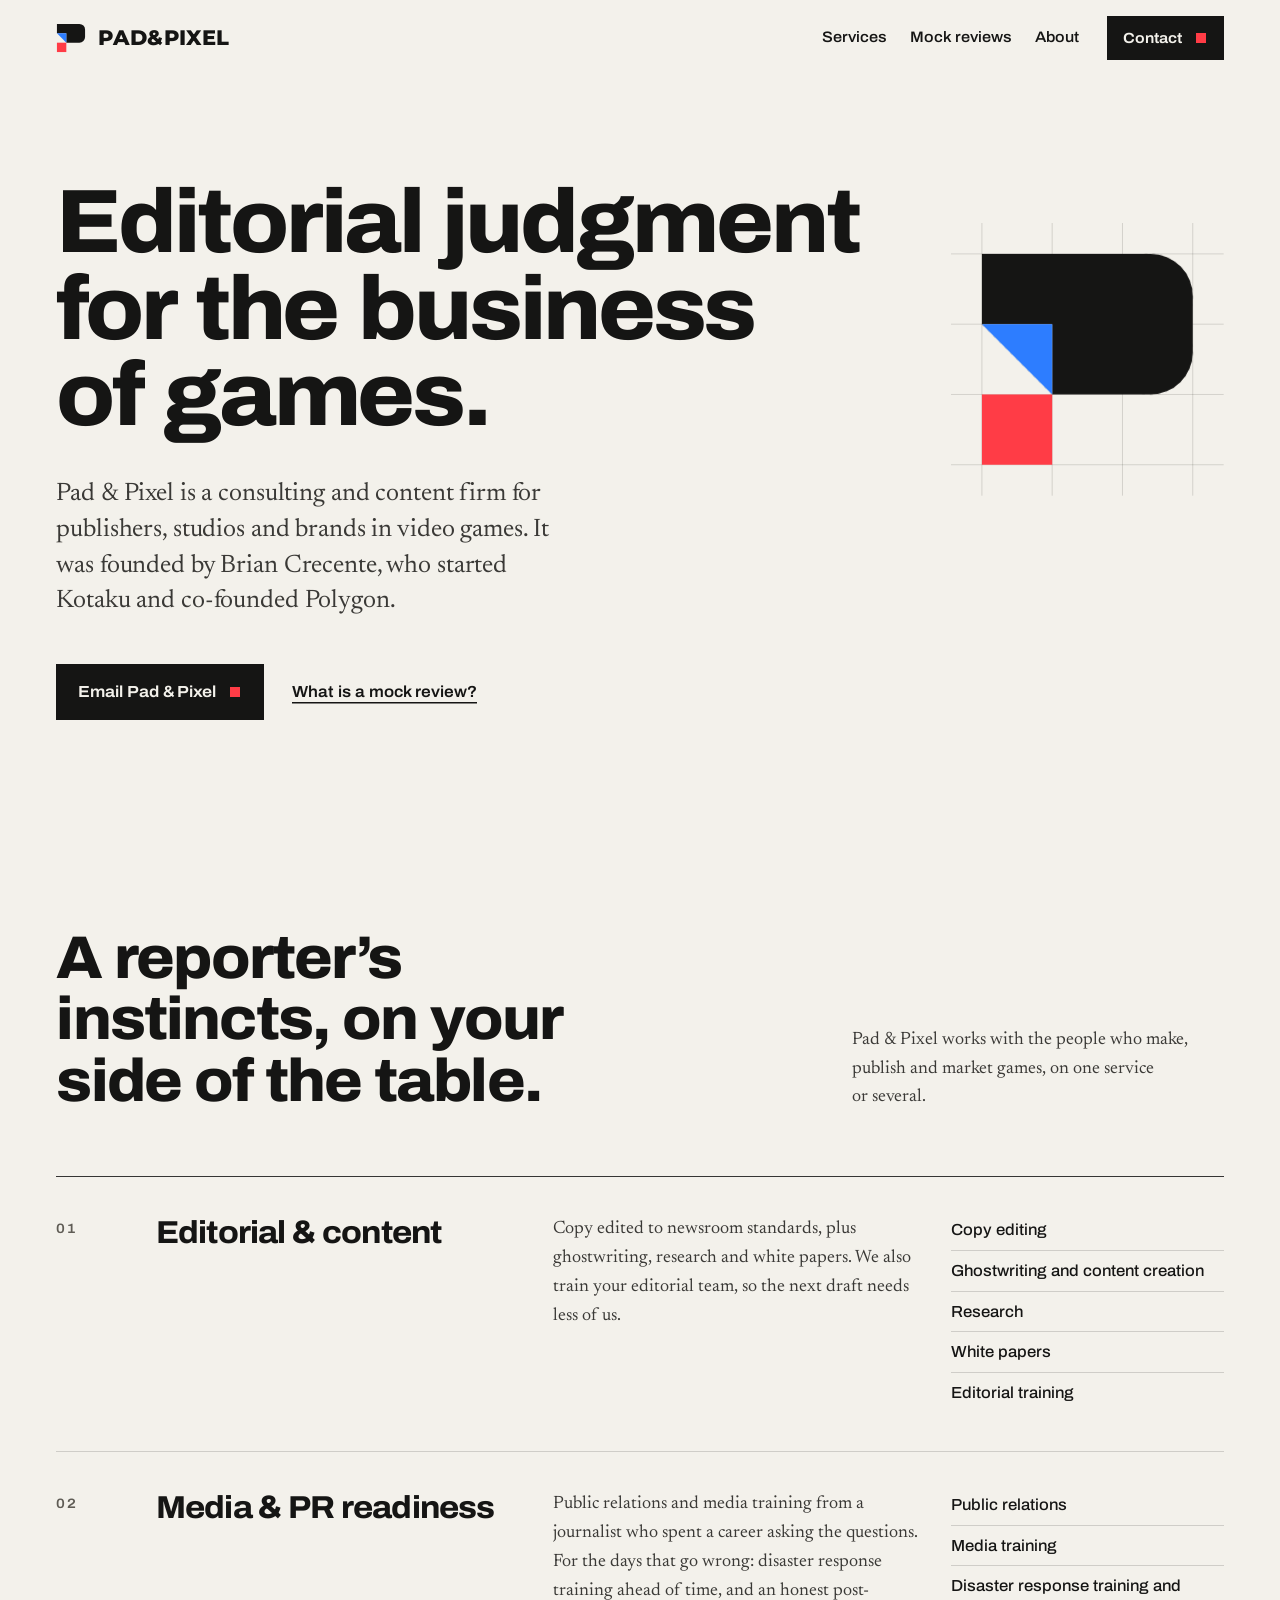
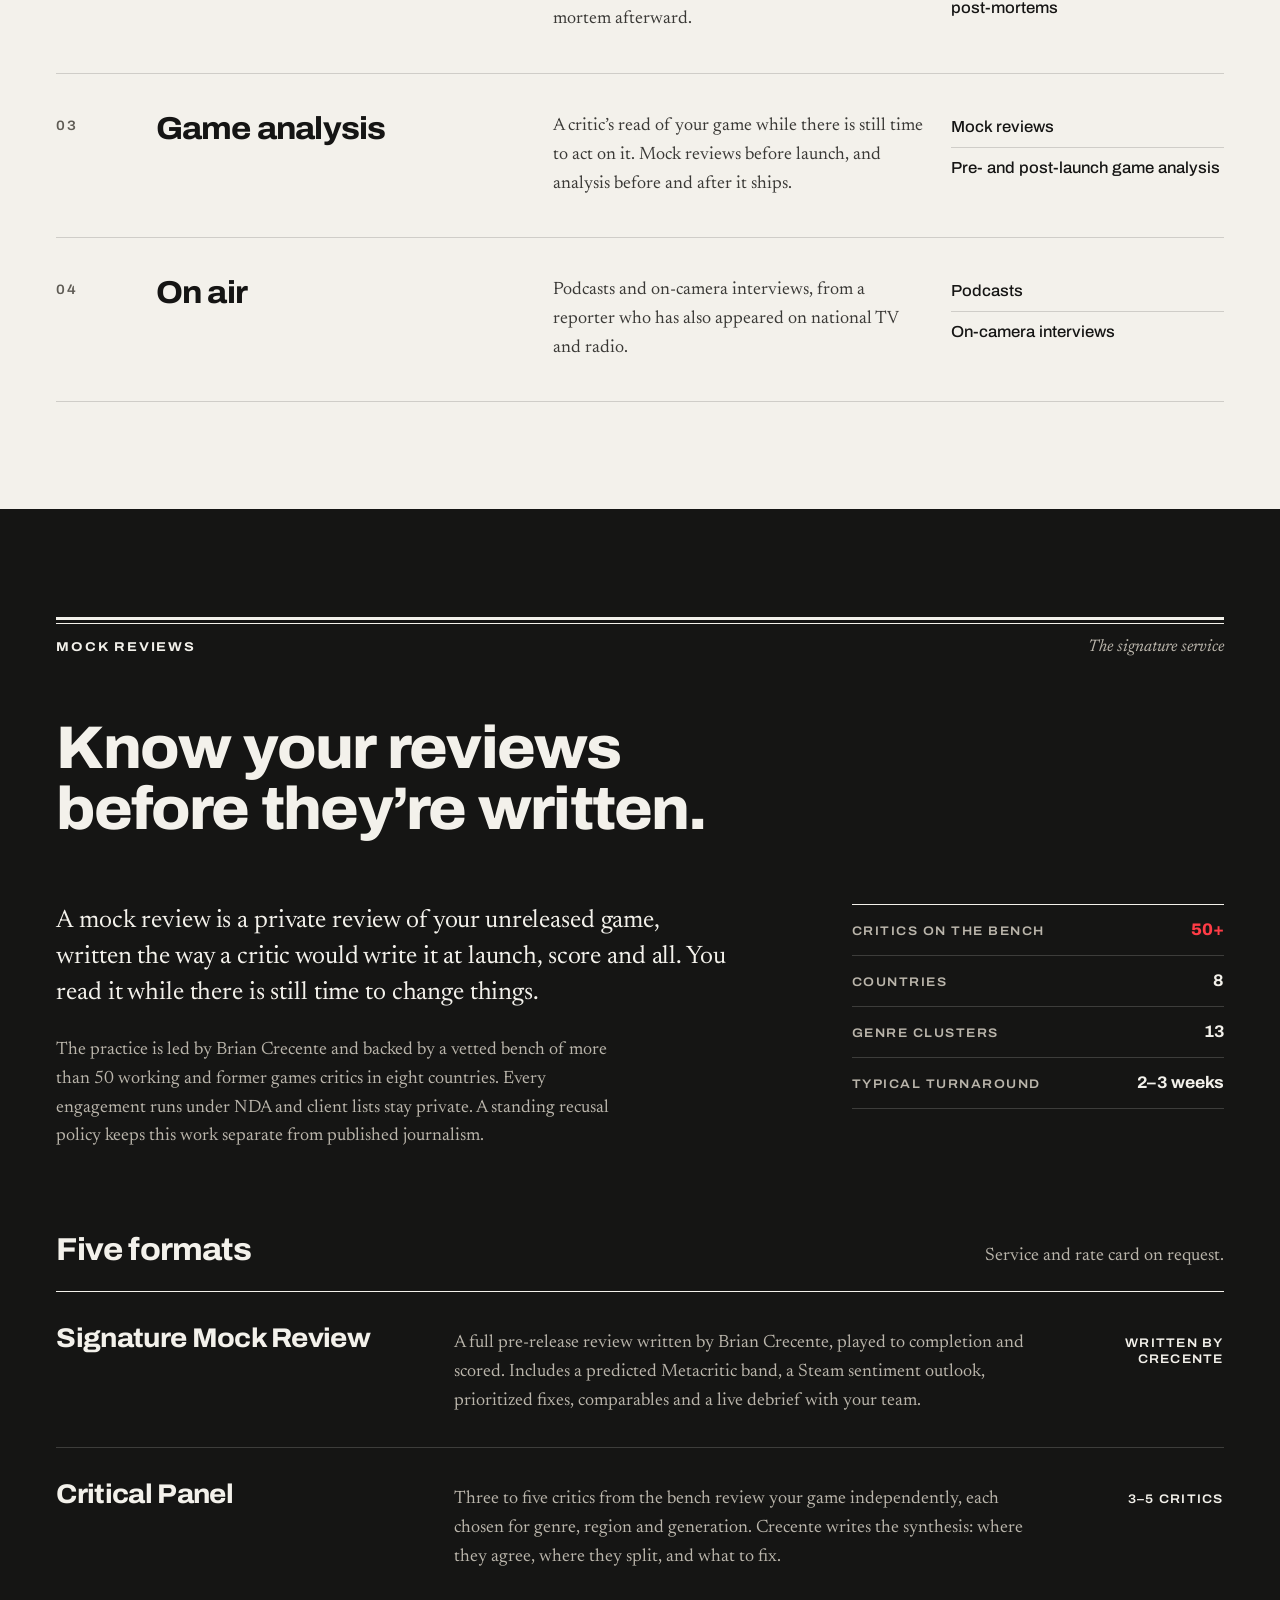
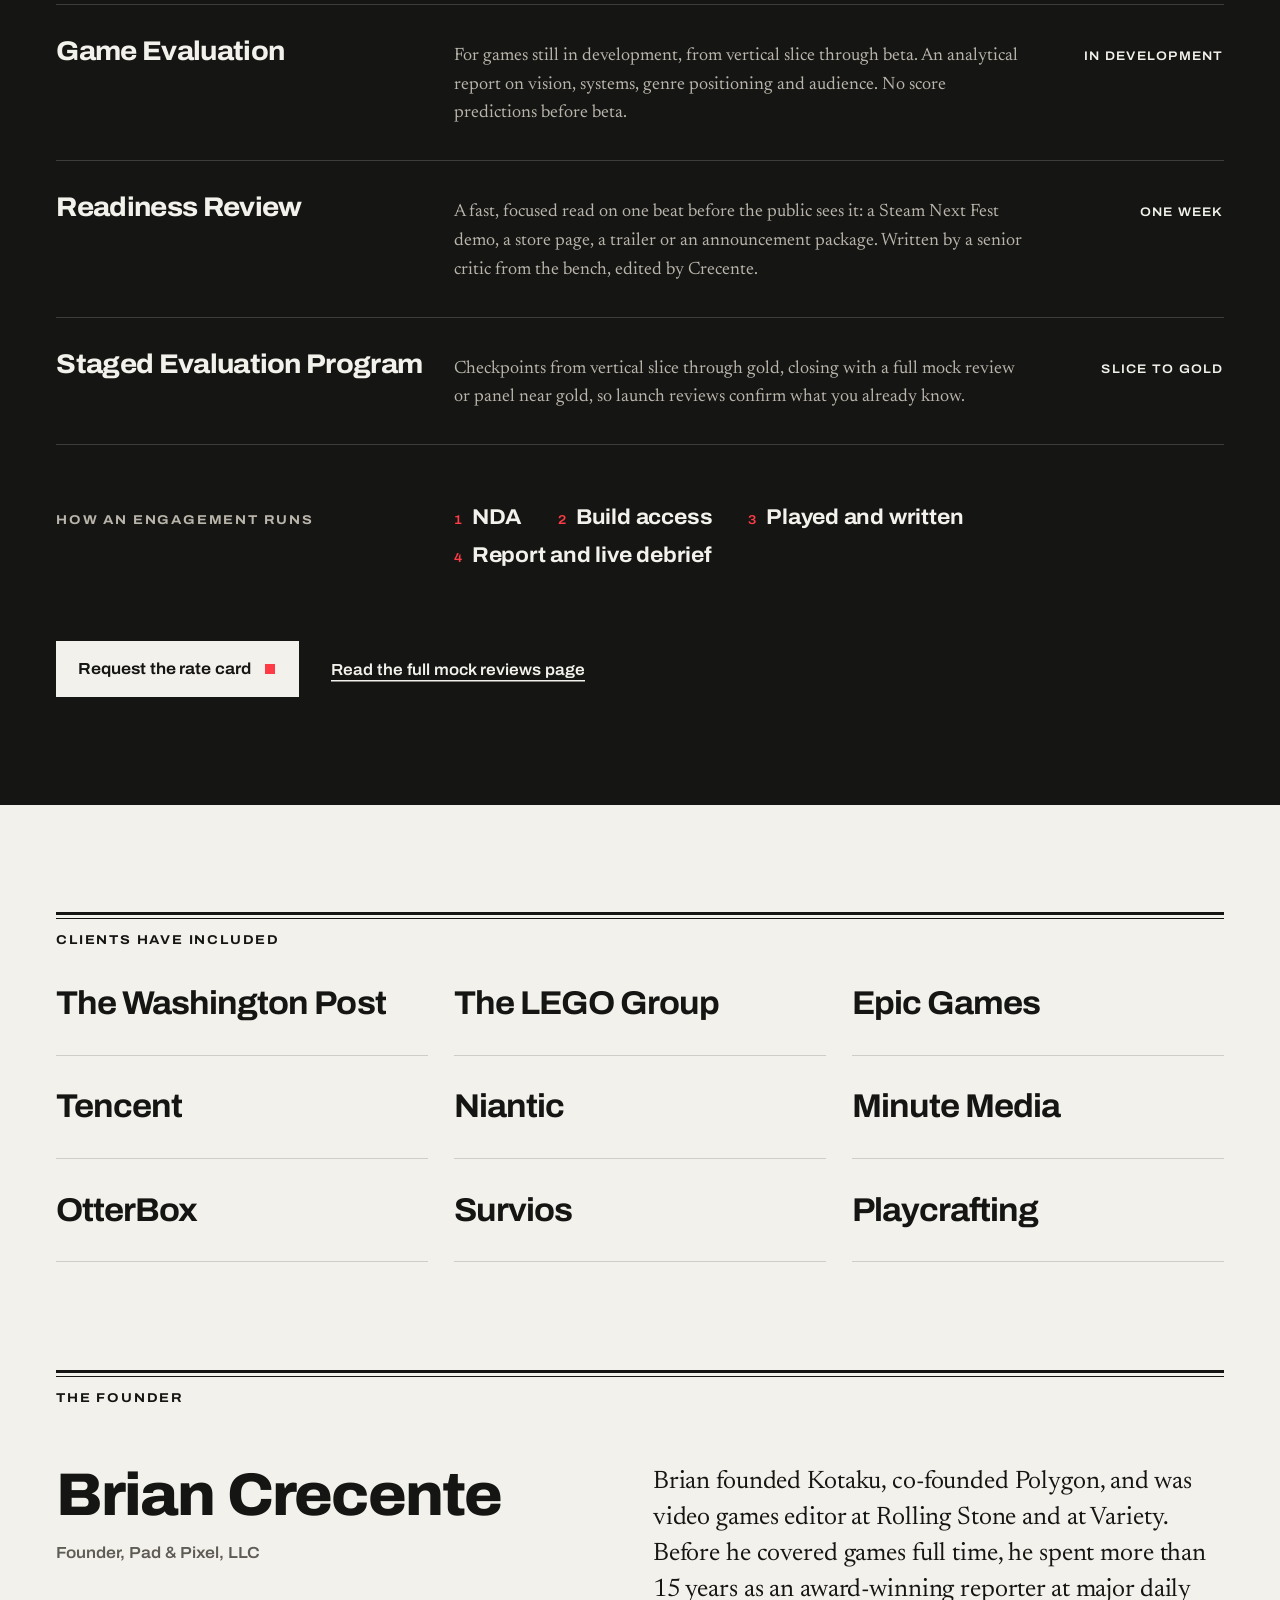
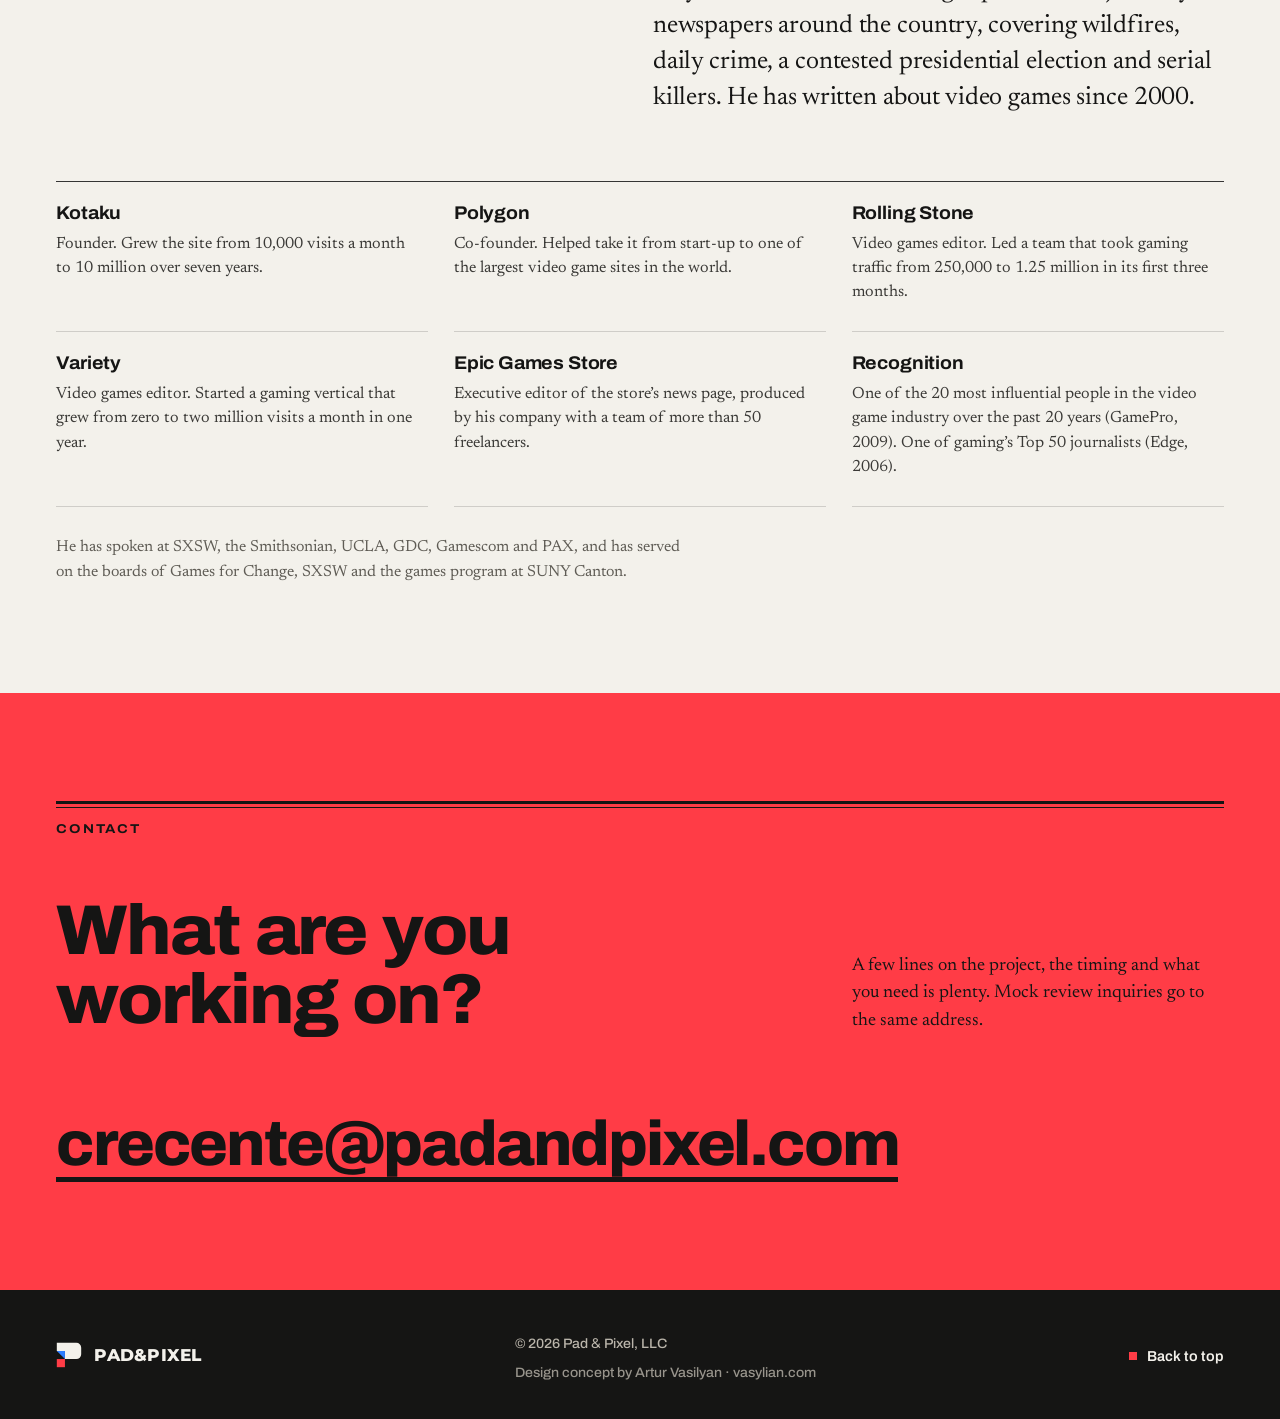
<file: index.html>
<!doctype html>
<html lang="en">
<head>
<meta charset="utf-8">
<meta name="viewport" content="width=device-width, initial-scale=1">
<meta name="robots" content="noindex, nofollow">
<title>Pad &amp; Pixel | Video game editorial consulting</title>
<meta name="description" content="Pad &amp; Pixel is an editorial consulting and content firm for publishers, studios and brands in video games. Founded by Brian Crecente.">
<meta name="theme-color" content="#F3F1EB">
<link rel="icon" href="data:image/svg+xml,%3Csvg xmlns='http://www.w3.org/2000/svg' viewBox='-20 -20 340 340'%3E%3Cpath fill='%23151514' d='M0 0H240A60 60 0 0 1 300 60V140A60 60 0 0 1 240 200H100V100H0Z'/%3E%3Cpath fill='%232D7DFF' d='M0 100H100V200Z'/%3E%3Crect fill='%23FF3C46' y='200' width='100' height='100'/%3E%3C/svg%3E">
<link rel="preconnect" href="https://fonts.googleapis.com">
<link rel="preconnect" href="https://fonts.gstatic.com" crossorigin>
<link href="https://fonts.googleapis.com/css2?family=Montserrat:wght@600..900&amp;text=PADIXEL%26&amp;display=swap" rel="stylesheet">
<link href="https://fonts.googleapis.com/css2?family=Archivo:wdth,wght@62..125,100..900&family=Newsreader:ital,opsz,wght@0,6..72,300..700;1,6..72,300..700&display=swap" rel="stylesheet">
<link rel="stylesheet" href="styles.css">
<script src="script.js" defer></script>
</head>
<body>
<a class="skip" href="#main">Skip to content</a>

<header class="site-header" id="top">
  <div class="wrap bar">
    <a class="brand" href="index.html" aria-label="Pad &amp; Pixel, home" aria-current="page">
      <svg viewBox="-10 -10 320 320" aria-hidden="true" focusable="false">
        <path fill="#151514" d="M0 0H240A60 60 0 0 1 300 60V140A60 60 0 0 1 240 200H100V100H0Z"/>
        <path fill="#2D7DFF" d="M0 100H100V200Z"/>
        <rect fill="#FF3C46" y="200" width="100" height="100"/>
      </svg>
      <span class="wordmark">Pad&amp;Pixel</span>
    </a>
    <button class="menu-btn" type="button" aria-expanded="false" aria-controls="site-nav">Menu <span class="icon" aria-hidden="true"></span></button>
    <nav class="nav" id="site-nav" aria-label="Main">
      <ul>
        <li><a href="services.html">Services</a></li>
        <li><a href="mock-reviews.html">Mock reviews</a></li>
        <li><a href="about.html">About</a></li>
      </ul>
      <a class="btn" href="contact.html">Contact <span class="px" aria-hidden="true"></span></a>
    </nav>
  </div>
</header>

<main id="main">

  <!-- 1. Hero -->
  <section class="hero" aria-labelledby="hero-title">
    <div class="wrap">
      <div class="grid hero-grid">
        <div class="hero-copy">
          <h1 class="h1" id="hero-title"><span class="br">Editorial judgment</span> for the business of&nbsp;games.</h1>
          <p class="lead">Pad &amp; Pixel is a consulting and content firm for publishers, studios and brands in video games. It was founded by Brian Crecente, who started Kotaku and co&#8209;founded Polygon.</p>
          <div class="hero-actions">
            <a class="btn" href="mailto:crecente@padandpixel.com?subject=Project%20inquiry"><span>Email Pad <span class="amp">&amp;</span> Pixel</span> <span class="px" aria-hidden="true"></span></a>
            <a class="tlink" href="mock-reviews.html">What is a mock review?</a>
          </div>
        </div>
        <div class="hero-mark" aria-hidden="true">
          <svg class="mark-art" viewBox="-44 -44 388 388" focusable="false">
            <g>
              <path class="guide" d="M-44 0H344M-44 100H344M-44 200H344M-44 300H344"/>
              <path class="guide" d="M0 -44V344M100 -44V344M200 -44V344M300 -44V344"/>
              <circle class="guide guide--dash" cx="240" cy="60" r="60"/>
              <circle class="guide guide--dash" cx="240" cy="140" r="60"/>
              <path class="guide guide--dash" d="M0 100L100 200"/>
            </g>
            <path class="m-body" fill="#151514" d="M0 0H240A60 60 0 0 1 300 60V140A60 60 0 0 1 240 200H100V100H0Z"/>
            <path class="m-tri" fill="#2D7DFF" d="M0 100H100V200Z"/>
            <rect class="m-sq" fill="#FF3C46" y="200" width="100" height="100"/>
          </svg>
        </div>
      </div>
    </div>
  </section>

  <!-- 2. Services -->
  <section class="section" id="services" aria-labelledby="services-title">
    <div class="wrap">
      <div class="flag reveal"><p class="k">Services</p><p class="d">Twelve services in four practices</p></div>
      <div class="grid section-head reveal">
        <h2 class="h2" id="services-title">A reporter’s instincts, on your side of the&nbsp;table.</h2>
        <p class="intro">Pad &amp; Pixel works with the people who make, publish and market games, on one service or several.</p>
      </div>

      <div class="practices">
        <article class="grid practice reveal" id="practice-editorial" aria-labelledby="p1">
          <span class="num" aria-hidden="true">01</span>
          <h3 class="h3" id="p1">Editorial <span class="amp">&amp;</span> content</h3>
          <p class="desc">Copy edited to newsroom standards, plus ghostwriting, research and white papers. We also train your editorial team, so the next draft needs less of us.</p>
          <ul class="list">
            <li>Copy editing</li>
            <li>Ghostwriting and content creation</li>
            <li>Research</li>
            <li>White papers</li>
            <li>Editorial training</li>
          </ul>
        </article>

        <article class="grid practice reveal" id="practice-media" aria-labelledby="p2">
          <span class="num" aria-hidden="true">02</span>
          <h3 class="h3" id="p2">Media <span class="amp">&amp;</span> PR readiness</h3>
          <p class="desc">Public relations and media training from a journalist who spent a career asking the questions. For the days that go wrong: disaster response training ahead of time, and an honest post-mortem afterward.</p>
          <ul class="list">
            <li>Public relations</li>
            <li>Media training</li>
            <li>Disaster response training and post&#8209;mortems</li>
          </ul>
        </article>

        <article class="grid practice reveal" id="practice-analysis" aria-labelledby="p3">
          <span class="num" aria-hidden="true">03</span>
          <h3 class="h3" id="p3">Game analysis</h3>
          <p class="desc">A critic’s read of your game while there is still time to act on it. Mock reviews before launch, and analysis before and after it ships.</p>
          <ul class="list">
            <li>Mock reviews</li>
            <li>Pre- and post-launch game analysis</li>
          </ul>
        </article>

        <article class="grid practice reveal" id="practice-air" aria-labelledby="p4">
          <span class="num" aria-hidden="true">04</span>
          <h3 class="h3" id="p4">On air</h3>
          <p class="desc">Podcasts and on-camera interviews, from a reporter who has also appeared on national TV and radio.</p>
          <ul class="list">
            <li>Podcasts</li>
            <li>On-camera interviews</li>
          </ul>
        </article>
      </div>
    </div>
  </section>

  <!-- 3. Mock reviews -->
  <section class="section on-dark mock" id="mock-reviews" aria-labelledby="mock-title">
    <div class="wrap">
      <div class="flag reveal"><p class="k">Mock reviews</p><p class="d">The signature service</p></div>
      <div class="grid section-head reveal">
        <h2 class="h2" id="mock-title">Know your reviews before they’re&nbsp;written.</h2>
      </div>

      <div class="grid mock-lead reveal">
        <div class="copy">
          <p class="lead">A mock review is a private review of your unreleased game, written the way a critic would write it at launch, score and all. You read it while there is still time to change things.</p>
          <p>The practice is led by Brian Crecente and backed by a vetted bench of more than 50 working and former games critics in eight countries. Every engagement runs under NDA and client lists stay private. A standing recusal policy keeps this work separate from published journalism.</p>
        </div>
        <dl class="spec">
          <div><dt>Critics on the bench</dt><dd><b>50+</b></dd></div>
          <div><dt>Countries</dt><dd>8</dd></div>
          <div><dt>Genre clusters</dt><dd>13</dd></div>
          <div><dt>Typical turnaround</dt><dd>2–3 weeks</dd></div>
        </dl>
      </div>

      <div class="reveal">
        <div class="formats-title">
          <h3 class="h3">Five formats</h3>
          <p class="muted">Service and rate card on request.</p>
        </div>
        <ul class="formats">
          <li class="grid format">
            <h4 class="h3">Signature Mock Review</h4>
            <p>A full pre-release review written by Brian Crecente, played to completion and scored. Includes a predicted Metacritic band, a Steam sentiment outlook, prioritized fixes, comparables and a live debrief with your team.</p>
            <span class="tag">Written by Crecente</span>
          </li>
          <li class="grid format">
            <h4 class="h3">Critical Panel</h4>
            <p>Three to five critics from the bench review your game independently, each chosen for genre, region and generation. Crecente writes the synthesis: where they agree, where they split, and what to fix.</p>
            <span class="tag">3–5 critics</span>
          </li>
          <li class="grid format">
            <h4 class="h3">Game Evaluation</h4>
            <p>For games still in development, from vertical slice through beta. An analytical report on vision, systems, genre positioning and audience. No score predictions before beta.</p>
            <span class="tag">In development</span>
          </li>
          <li class="grid format">
            <h4 class="h3">Readiness Review</h4>
            <p>A fast, focused read on one beat before the public sees it: a Steam Next Fest demo, a store page, a trailer or an announcement package. Written by a senior critic from the bench, edited by Crecente.</p>
            <span class="tag">One week</span>
          </li>
          <li class="grid format">
            <h4 class="h3">Staged Evaluation Program</h4>
            <p>Checkpoints from vertical slice through gold, closing with a full mock review or panel near gold, so launch reviews confirm what you already know.</p>
            <span class="tag">Slice to gold</span>
          </li>
        </ul>
      </div>

      <div class="grid process reveal">
        <h3 class="process-title">How an engagement runs</h3>
        <ol class="steps">
          <li>NDA</li>
          <li>Build access</li>
          <li>Played and written</li>
          <li>Report and live debrief</li>
        </ol>
      </div>

      <div class="mock-cta reveal">
        <a class="btn btn--light" href="mailto:crecente@padandpixel.com?subject=Mock%20review%20inquiry">Request the rate card <span class="px" aria-hidden="true"></span></a>
        <a class="tlink" href="mock-reviews.html">Read the full mock reviews page</a>
      </div>
    </div>
  </section>

  <!-- 4. Clients -->
  <section class="section clients" id="clients" aria-labelledby="clients-title">
    <div class="wrap reveal">
      <div class="flag"><h2 class="k" id="clients-title">Clients have included</h2></div>
      <ul class="client-list">
        <li>The Washington Post</li>
        <li>The LEGO Group</li>
        <li>Epic Games</li>
        <li>Tencent</li>
        <li>Niantic</li>
        <li>Minute Media</li>
        <li>OtterBox</li>
        <li>Survios</li>
        <li>Playcrafting</li>
      </ul>
    </div>
  </section>

  <!-- 5. Founder -->
  <section class="section section--flush" id="founder" aria-labelledby="founder-title">
    <div class="wrap">
      <div class="flag reveal"><p class="k">The founder</p></div>
      <div class="grid founder-grid">
        <div class="founder-id reveal">
          <h2 class="h2" id="founder-title">Brian Crecente</h2>
          <p class="role">Founder, Pad <span class="amp">&amp;</span> Pixel, LLC</p>
        </div>
        <p class="lead founder-lead reveal">Brian founded Kotaku, co-founded Polygon, and was video games editor at Rolling Stone and at Variety. Before he covered games full time, he spent more than 15 years as an award-winning reporter at major daily newspapers around the country, covering wildfires, daily crime, a contested presidential election and serial killers. He has written about video games since 2000.</p>
      </div>
      <dl class="record reveal">
        <div><dt>Kotaku</dt><dd>Founder. Grew the site from 10,000 visits a month to 10 million over seven years.</dd></div>
        <div><dt>Polygon</dt><dd>Co-founder. Helped take it from start-up to one of the largest video game sites in the world.</dd></div>
        <div><dt>Rolling Stone</dt><dd>Video games editor. Led a team that took gaming traffic from 250,000 to 1.25 million in its first three months.</dd></div>
        <div><dt>Variety</dt><dd>Video games editor. Started a gaming vertical that grew from zero to two million visits a month in one year.</dd></div>
        <div><dt>Epic Games Store</dt><dd>Executive editor of the store’s news page, produced by his company with a team of more than 50 freelancers.</dd></div>
        <div><dt>Recognition</dt><dd>One of the 20 most influential people in the video game industry over the past 20 years (GamePro, 2009). One of gaming’s Top 50 journalists (Edge, 2006).</dd></div>
      </dl>
      <p class="founder-foot reveal">He has spoken at SXSW, the Smithsonian, UCLA, GDC, Gamescom and PAX, and has served on the boards of Games for Change, SXSW and the games program at SUNY Canton.</p>
    </div>
  </section>

  <!-- 6. Contact -->
  <section class="on-red contact" id="contact" aria-labelledby="contact-title">
    <div class="wrap">
      <div class="flag"><p class="k">Contact</p></div>
      <div class="grid contact-grid">
        <h2 class="h2" id="contact-title">What are you working&nbsp;on?</h2>
        <p class="note">A few lines on the project, the timing and what you need is plenty. Mock review inquiries go to the same address.</p>
      </div>
      <a class="email" href="mailto:crecente@padandpixel.com?subject=Project%20inquiry">crecente@<wbr>padandpixel.com</a>
    </div>
  </section>
</main>

<footer class="site-footer on-dark">
  <div class="wrap foot">
    <div>
      <a class="brand" href="index.html" aria-label="Pad &amp; Pixel, home">
        <svg viewBox="-10 -10 320 320" aria-hidden="true" focusable="false">
          <path fill="#F3F1EB" d="M0 0H240A60 60 0 0 1 300 60V140A60 60 0 0 1 240 200H100V100H0Z"/>
          <path fill="#2D7DFF" d="M0 100H100V200Z"/>
          <rect fill="#FF3C46" y="200" width="100" height="100"/>
        </svg>
        <span class="wordmark">Pad&amp;Pixel</span>
      </a>
    </div>
    <div>
      <small>© 2026 Pad <span class="amp">&amp;</span> Pixel, LLC
        <span class="credit">Design concept by Artur Vasilyan · <a href="https://vasylian.com/">vasylian.com</a></span>
      </small>
    </div>
    <a class="top" href="#top">Back to top</a>
  </div>
</footer>
</body>
</html>
</file>
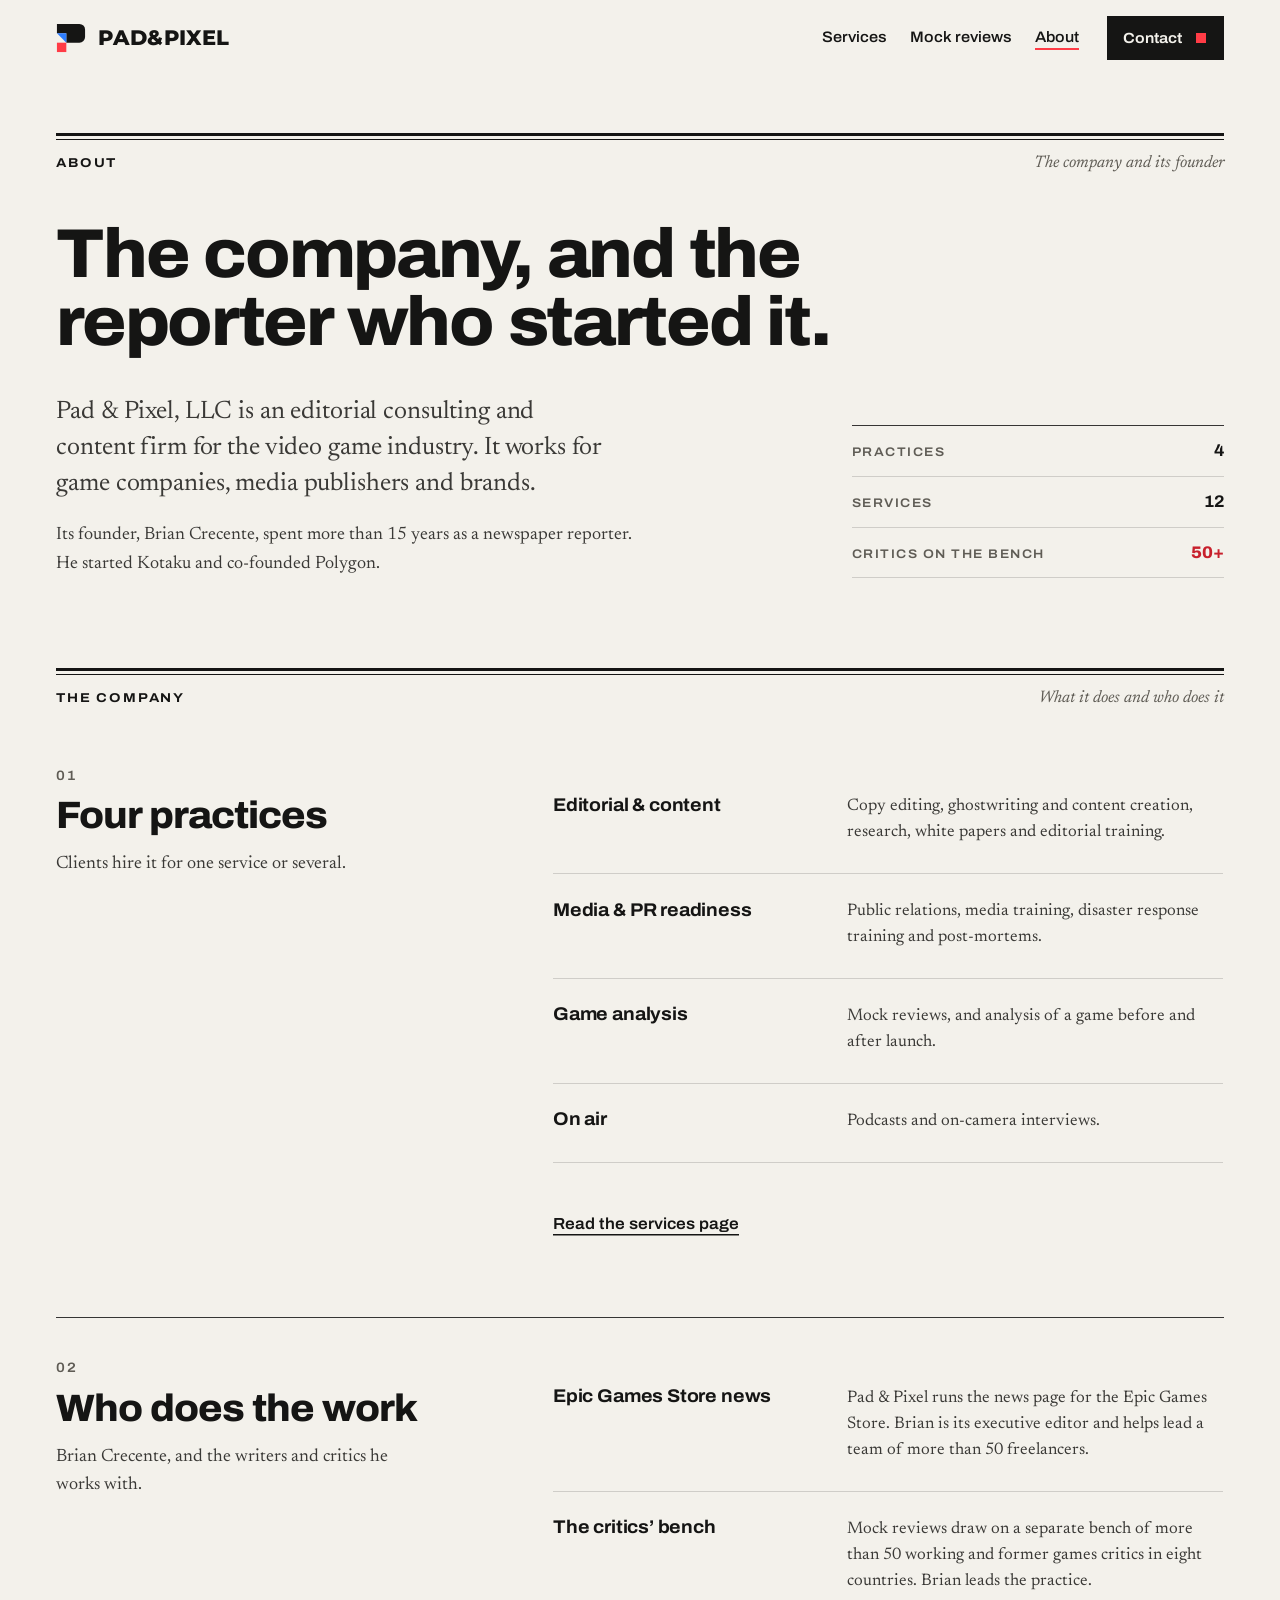
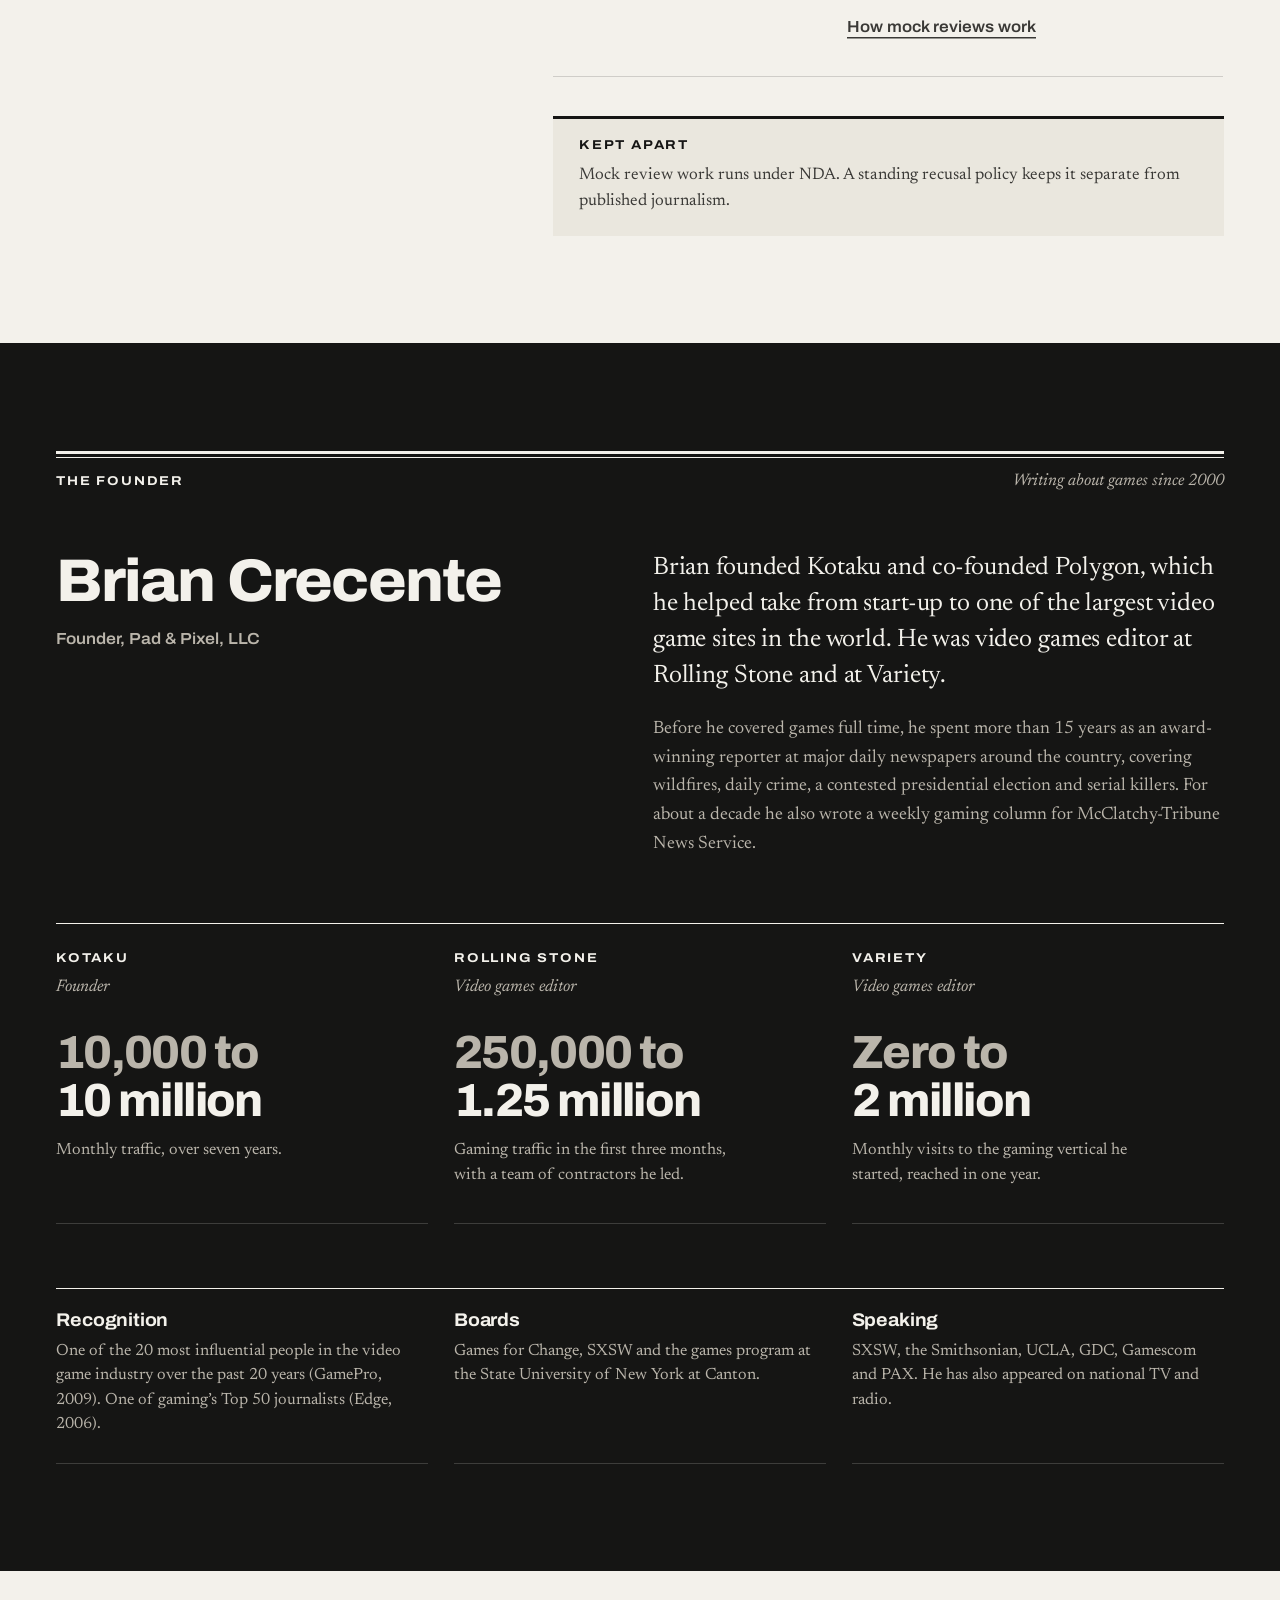
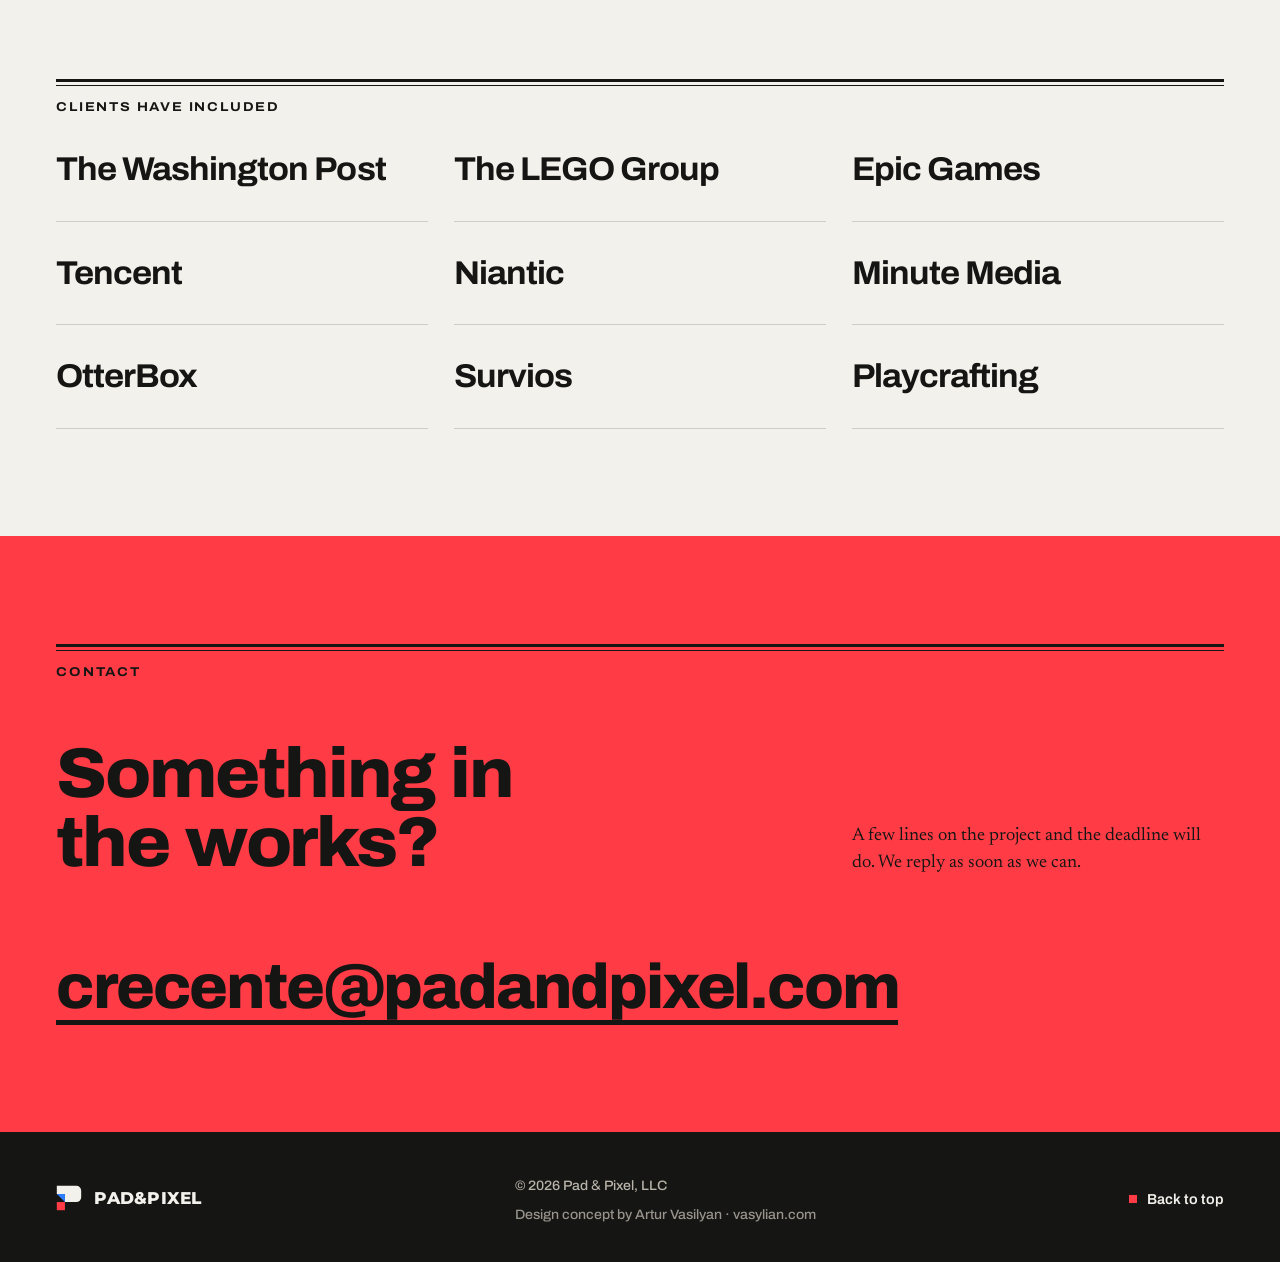
<file: about.html>
<!doctype html>
<html lang="en">
<head>
<meta charset="utf-8">
<meta name="viewport" content="width=device-width, initial-scale=1">
<meta name="robots" content="noindex, nofollow">
<title>About | Pad &amp; Pixel</title>
<meta name="description" content="Pad &amp; Pixel, LLC is an editorial consulting and content firm for the video game industry, founded by Brian Crecente of Kotaku and Polygon.">
<meta name="theme-color" content="#F3F1EB">
<link rel="icon" href="data:image/svg+xml,%3Csvg xmlns='http://www.w3.org/2000/svg' viewBox='-20 -20 340 340'%3E%3Cpath fill='%23151514' d='M0 0H240A60 60 0 0 1 300 60V140A60 60 0 0 1 240 200H100V100H0Z'/%3E%3Cpath fill='%232D7DFF' d='M0 100H100V200Z'/%3E%3Crect fill='%23FF3C46' y='200' width='100' height='100'/%3E%3C/svg%3E">
<link rel="preconnect" href="https://fonts.googleapis.com">
<link rel="preconnect" href="https://fonts.gstatic.com" crossorigin>
<link href="https://fonts.googleapis.com/css2?family=Montserrat:wght@600..900&amp;text=PADIXEL%26&amp;display=swap" rel="stylesheet">
<link href="https://fonts.googleapis.com/css2?family=Archivo:wdth,wght@62..125,100..900&family=Newsreader:ital,opsz,wght@0,6..72,300..700;1,6..72,300..700&display=swap" rel="stylesheet">
<link rel="stylesheet" href="styles.css">
<script src="script.js" defer></script>
<style>
  /* About page only: the three traffic figures in the founder band.
     Same frame as dl.record (strong top rule, hairline under each item); the figure is the only new piece. */
  .page-about .figs{
    display:grid;grid-template-columns:repeat(3,minmax(0,1fr));column-gap:var(--gap);
    border-top:1px solid var(--line-strong);margin-bottom:clamp(40px,5vw,72px);
  }
  .page-about .figs > div{container-type:inline-size;padding-block:20px clamp(24px,2.8vw,36px);border-bottom:1px solid var(--line)}
  .page-about .figs .role{display:block;margin-top:4px;font:italic 400 1.05rem/1.3 var(--serif);color:var(--fg-muted)}
  .page-about .figs .fig{
    margin-top:clamp(20px,2.4vw,32px);
    font:800 2.2rem/1.02 var(--sans);font-size:clamp(1.9rem,12.5cqi,3.1rem);
    letter-spacing:-.035em;font-stretch:100%;
  }
  .page-about .figs .fig span{display:block}
  .page-about .figs .fig span:first-child{color:var(--fg-muted)}
  .page-about .figs .cap{margin-top:14px;font-size:1.02rem;line-height:1.5;color:var(--fg-2);max-width:34ch;text-wrap:pretty}
  @media (max-width: 700px){
    .page-about .figs{grid-template-columns:minmax(0,1fr)}
  }
</style>
</head>
<body class="page-about">
<a class="skip" href="#main">Skip to content</a>

<header class="site-header" id="top">
  <div class="wrap bar">
    <a class="brand" href="index.html" aria-label="Pad &amp; Pixel, home">
      <svg viewBox="-10 -10 320 320" aria-hidden="true" focusable="false">
        <path fill="#151514" d="M0 0H240A60 60 0 0 1 300 60V140A60 60 0 0 1 240 200H100V100H0Z"/>
        <path fill="#2D7DFF" d="M0 100H100V200Z"/>
        <rect fill="#FF3C46" y="200" width="100" height="100"/>
      </svg>
      <span class="wordmark">Pad&amp;Pixel</span>
    </a>
    <button class="menu-btn" type="button" aria-expanded="false" aria-controls="site-nav">Menu <span class="icon" aria-hidden="true"></span></button>
    <nav class="nav" id="site-nav" aria-label="Main">
      <ul>
        <li><a href="services.html">Services</a></li>
        <li><a href="mock-reviews.html">Mock reviews</a></li>
        <li><a href="about.html" aria-current="page">About</a></li>
      </ul>
      <a class="btn" href="contact.html">Contact <span class="px" aria-hidden="true"></span></a>
    </nav>
  </div>
</header>

<main id="main">

  <!-- 1. Page hero -->
  <section class="page-hero" aria-labelledby="page-title">
    <div class="wrap">
      <div class="flag"><p class="k">About</p><p class="d">The company and its founder</p></div>
      <div class="grid page-hero-grid">
        <h1 class="h1 page-title" id="page-title">The company, and the reporter who started&nbsp;it.</h1>
        <div class="page-intro">
          <p class="lead">Pad &amp; Pixel, LLC is an editorial consulting and content firm for the video game industry. It works for game companies, media publishers and brands.</p>
          <p>Its founder, Brian Crecente, spent more than 15 years as a newspaper reporter. He started Kotaku and co&#8209;founded Polygon.</p>
        </div>
        <div class="page-aside">
          <dl class="spec">
            <div><dt>Practices</dt><dd>4</dd></div>
            <div><dt>Services</dt><dd>12</dd></div>
            <div><dt>Critics on the bench</dt><dd><b>50+</b></dd></div>
          </dl>
        </div>
      </div>
    </div>
  </section>

  <!-- 2. The company -->
  <section class="section" id="company" aria-labelledby="company-title">
    <div class="wrap">
      <div class="flag reveal"><h2 class="k" id="company-title">The company</h2><p class="d">What it does and who does it</p></div>

      <div class="grid chapter reveal">
        <div class="chapter-head">
          <span class="num" aria-hidden="true">01</span>
          <h3 class="chapter-title">Four practices</h3>
          <p class="dek">Clients hire it for one service or several.</p>
        </div>
        <div class="chapter-body">
          <dl class="rows">
            <div>
              <dt>Editorial <span class="amp">&amp;</span> content</dt>
              <dd>Copy editing, ghostwriting and content creation, research, white papers and editorial training.</dd>
            </div>
            <div>
              <dt>Media <span class="amp">&amp;</span> PR readiness</dt>
              <dd>Public relations, media training, disaster response training and post&#8209;mortems.</dd>
            </div>
            <div>
              <dt>Game analysis</dt>
              <dd>Mock reviews, and analysis of a game before and after launch.</dd>
            </div>
            <div>
              <dt>On air</dt>
              <dd>Podcasts and on-camera interviews.</dd>
            </div>
          </dl>
          <a class="tlink" href="services.html">Read the services page</a>
        </div>
      </div>

      <div class="grid chapter reveal">
        <div class="chapter-head">
          <span class="num" aria-hidden="true">02</span>
          <h3 class="chapter-title">Who does the work</h3>
          <p class="dek">Brian Crecente, and the writers and critics he works with.</p>
        </div>
        <div class="chapter-body">
          <dl class="rows">
            <div>
              <dt>Epic Games Store news</dt>
              <dd>Pad &amp; Pixel runs the news page for the Epic Games Store. Brian is its executive editor and helps lead a team of more than 50 freelancers.</dd>
            </div>
            <div>
              <dt>The critics’ bench</dt>
              <dd>
                <p>Mock reviews draw on a separate bench of more than 50 working and former games critics in eight countries. Brian leads the practice.</p>
                <a class="tlink" href="mock-reviews.html">How mock reviews work</a>
              </dd>
            </div>
          </dl>
          <div class="callout">
            <span class="label">Kept apart</span>
            <p>Mock review work runs under NDA. A standing recusal policy keeps it separate from published journalism.</p>
          </div>
        </div>
      </div>
    </div>
  </section>

  <!-- 3. The founder -->
  <section class="section on-dark" id="founder" aria-labelledby="founder-title">
    <div class="wrap">
      <div class="flag reveal"><p class="k">The founder</p><p class="d">Writing about games since 2000</p></div>
      <div class="grid founder-grid reveal">
        <div class="founder-id">
          <h2 class="h2" id="founder-title">Brian Crecente</h2>
          <p class="role">Founder, Pad <span class="amp">&amp;</span> Pixel, LLC</p>
        </div>
        <div class="founder-lead prose">
          <p class="lead">Brian founded Kotaku and co&#8209;founded Polygon, which he helped take from start-up to one of the largest video game sites in the world. He was video games editor at Rolling Stone and at Variety.</p>
          <p class="muted">Before he covered games full time, he spent more than 15 years as an award-winning reporter at major daily newspapers around the country, covering wildfires, daily crime, a contested presidential election and serial killers. For about a decade he also wrote a weekly gaming column for McClatchy-Tribune News Service.</p>
        </div>
      </div>

      <dl class="figs reveal">
        <div>
          <dt><span class="label">Kotaku</span> <span class="role">Founder</span></dt>
          <dd class="fig"><span>10,000 to</span> <span>10&nbsp;million</span></dd>
          <dd class="cap">Monthly traffic, over seven years.</dd>
        </div>
        <div>
          <dt><span class="label">Rolling Stone</span> <span class="role">Video games editor</span></dt>
          <dd class="fig"><span>250,000 to</span> <span>1.25&nbsp;million</span></dd>
          <dd class="cap">Gaming traffic in the first three months, with a team of contractors he led.</dd>
        </div>
        <div>
          <dt><span class="label">Variety</span> <span class="role">Video games editor</span></dt>
          <dd class="fig"><span>Zero to</span> <span>2&nbsp;million</span></dd>
          <dd class="cap">Monthly visits to the gaming vertical he started, reached in one year.</dd>
        </div>
      </dl>

      <dl class="record reveal">
        <div><dt>Recognition</dt><dd>One of the 20 most influential people in the video game industry over the past 20 years (GamePro, 2009). One of gaming’s Top 50 journalists (Edge, 2006).</dd></div>
        <div><dt>Boards</dt><dd>Games for Change, SXSW and the games program at the State University of New York at Canton.</dd></div>
        <div><dt>Speaking</dt><dd>SXSW, the Smithsonian, UCLA, GDC, Gamescom and PAX. He has also appeared on national TV and radio.</dd></div>
      </dl>
    </div>
  </section>

  <!-- 4. Clients -->
  <section class="section clients" id="clients" aria-labelledby="clients-title">
    <div class="wrap reveal">
      <div class="flag"><h2 class="k" id="clients-title">Clients have included</h2></div>
      <ul class="client-list">
        <li>The Washington Post</li>
        <li>The LEGO Group</li>
        <li>Epic Games</li>
        <li>Tencent</li>
        <li>Niantic</li>
        <li>Minute Media</li>
        <li>OtterBox</li>
        <li>Survios</li>
        <li>Playcrafting</li>
      </ul>
    </div>
  </section>

  <!-- 5. Closing CTA -->
  <section class="on-red cta-band" aria-labelledby="cta-title">
    <div class="wrap">
      <div class="flag"><p class="k">Contact</p></div>
      <div class="grid cta-grid">
        <h2 class="h2" id="cta-title">Something in the&nbsp;works?</h2>
        <p class="note">A few lines on the project and the deadline will do. We reply as soon as we can.</p>
      </div>
      <a class="email" href="mailto:crecente@padandpixel.com?subject=Project%20inquiry">crecente@<wbr>padandpixel.com</a>
    </div>
  </section>
</main>

<footer class="site-footer on-dark">
  <div class="wrap foot">
    <div>
      <a class="brand" href="index.html" aria-label="Pad &amp; Pixel, home">
        <svg viewBox="-10 -10 320 320" aria-hidden="true" focusable="false">
          <path fill="#F3F1EB" d="M0 0H240A60 60 0 0 1 300 60V140A60 60 0 0 1 240 200H100V100H0Z"/>
          <path fill="#2D7DFF" d="M0 100H100V200Z"/>
          <rect fill="#FF3C46" y="200" width="100" height="100"/>
        </svg>
        <span class="wordmark">Pad&amp;Pixel</span>
      </a>
    </div>
    <div>
      <small>© 2026 Pad <span class="amp">&amp;</span> Pixel, LLC
        <span class="credit">Design concept by Artur Vasilyan · <a href="https://vasylian.com/">vasylian.com</a></span>
      </small>
    </div>
    <a class="top" href="#top">Back to top</a>
  </div>
</footer>
</body>
</html>
</file>
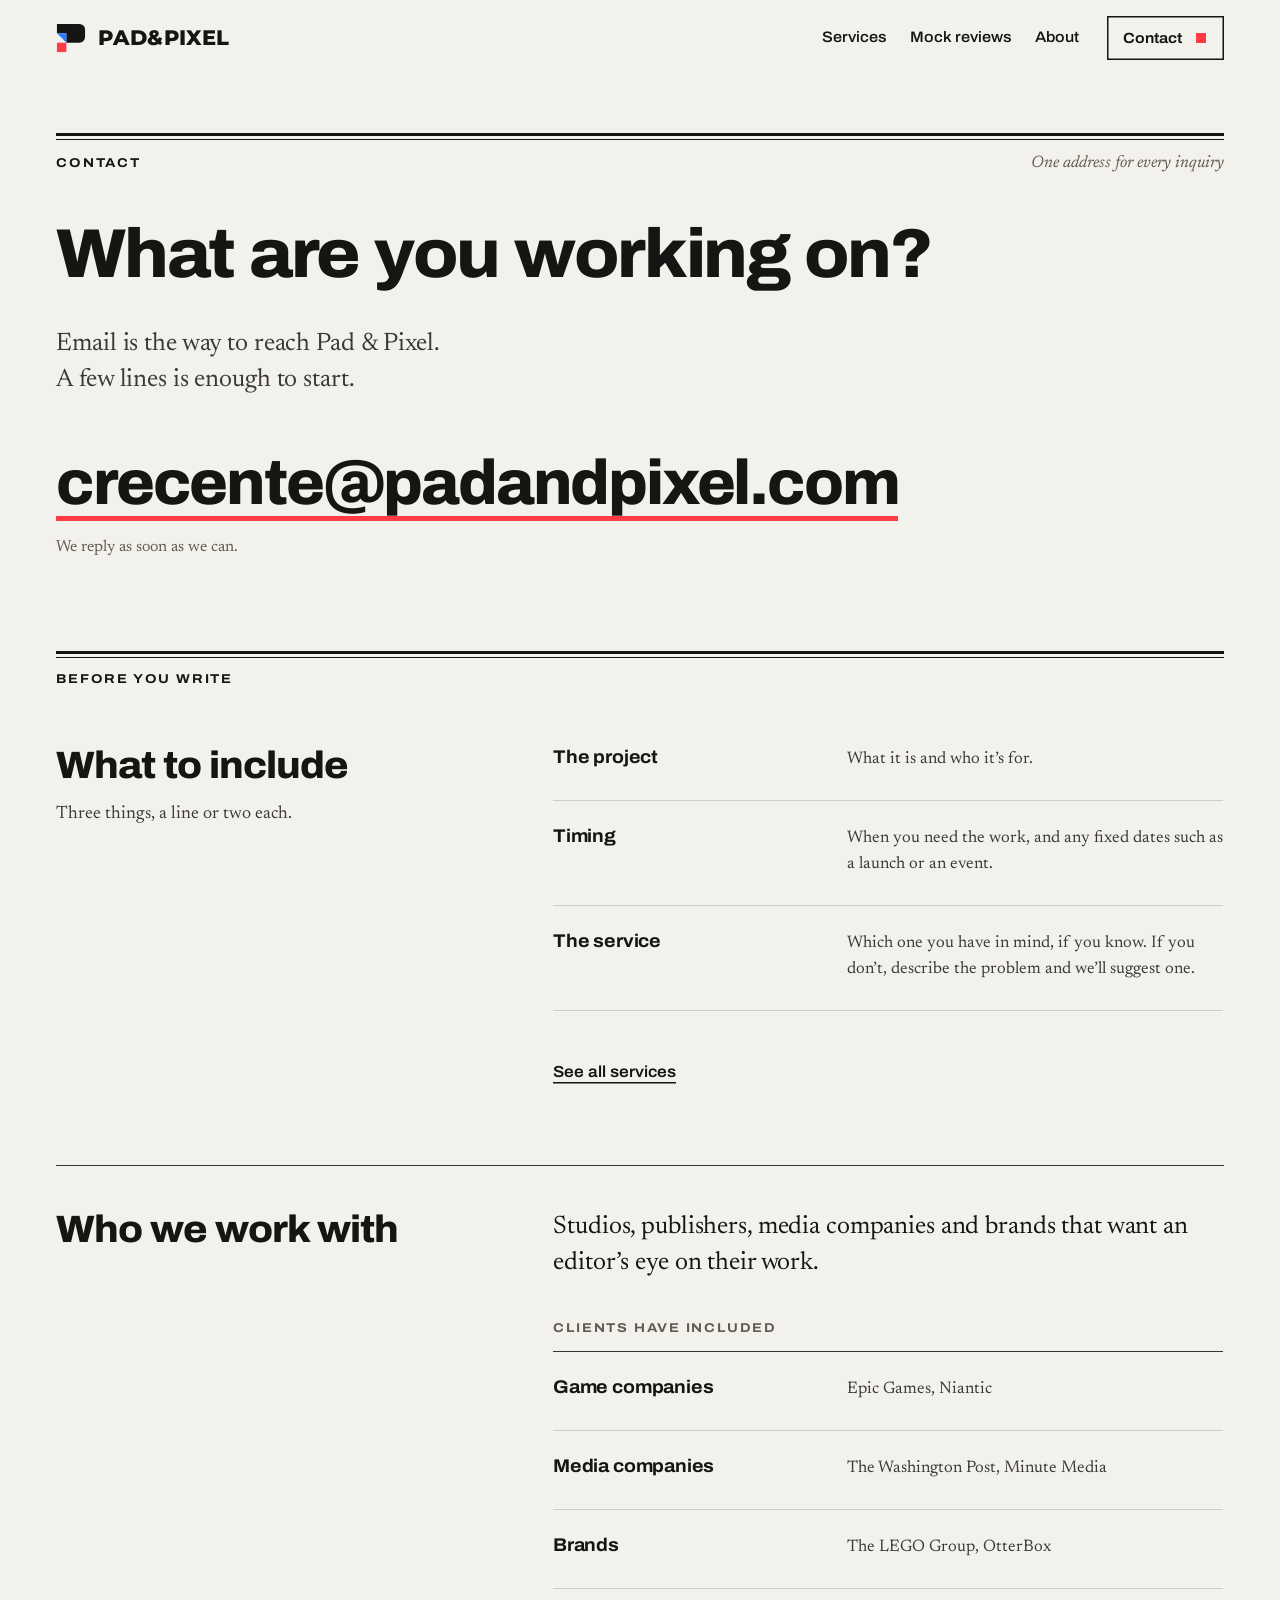
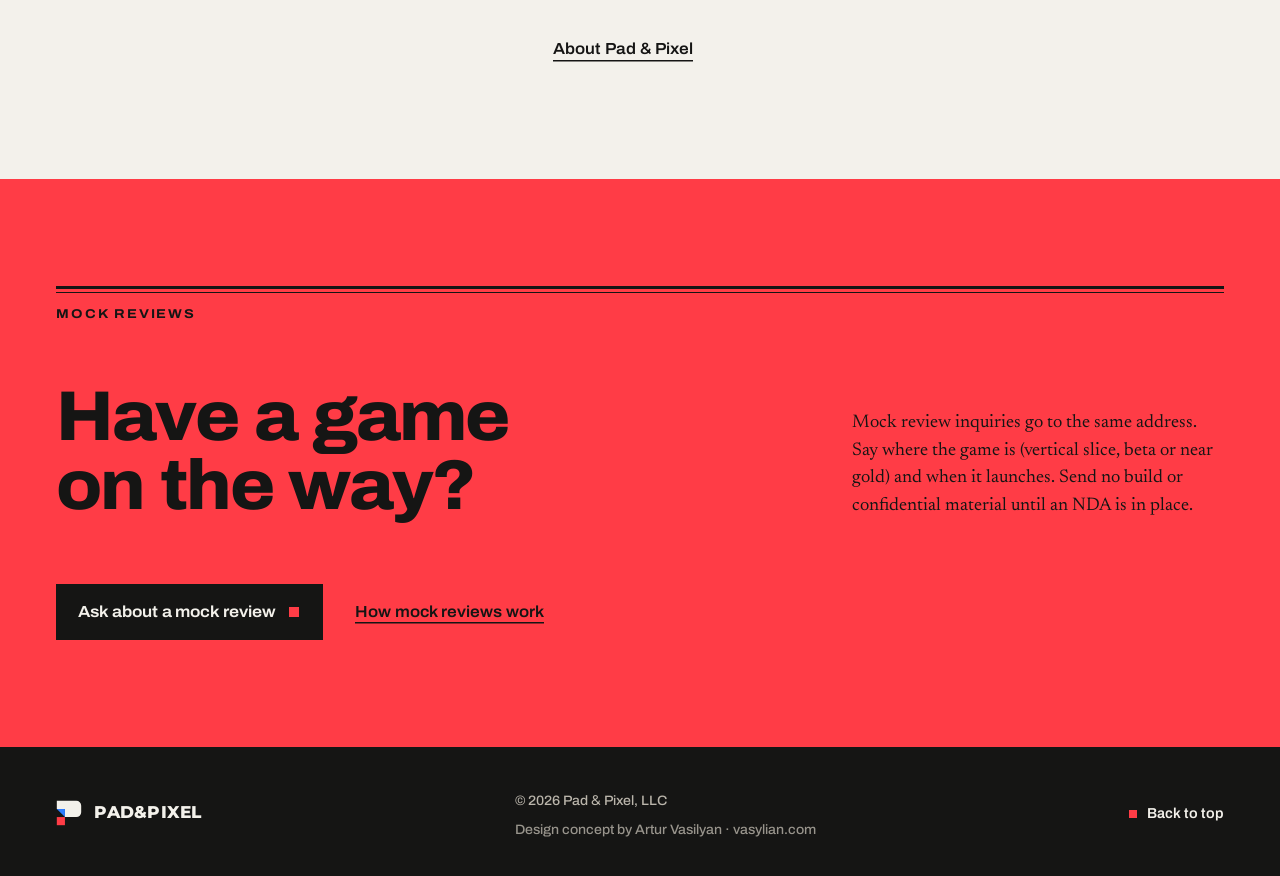
<file: contact.html>
<!doctype html>
<html lang="en">
<head>
<meta charset="utf-8">
<meta name="viewport" content="width=device-width, initial-scale=1">
<meta name="robots" content="noindex, nofollow">
<title>Contact | Pad &amp; Pixel</title>
<meta name="description" content="Email Pad &amp; Pixel about editing, PR and media training, game analysis or mock reviews. A few lines on the project and timing is enough.">
<meta name="theme-color" content="#F3F1EB">
<link rel="icon" href="data:image/svg+xml,%3Csvg xmlns='http://www.w3.org/2000/svg' viewBox='-20 -20 340 340'%3E%3Cpath fill='%23151514' d='M0 0H240A60 60 0 0 1 300 60V140A60 60 0 0 1 240 200H100V100H0Z'/%3E%3Cpath fill='%232D7DFF' d='M0 100H100V200Z'/%3E%3Crect fill='%23FF3C46' y='200' width='100' height='100'/%3E%3C/svg%3E">
<link rel="preconnect" href="https://fonts.googleapis.com">
<link rel="preconnect" href="https://fonts.gstatic.com" crossorigin>
<link href="https://fonts.googleapis.com/css2?family=Montserrat:wght@600..900&amp;text=PADIXEL%26&amp;display=swap" rel="stylesheet">
<link href="https://fonts.googleapis.com/css2?family=Archivo:wdth,wght@62..125,100..900&family=Newsreader:ital,opsz,wght@0,6..72,300..700;1,6..72,300..700&display=swap" rel="stylesheet">
<link rel="stylesheet" href="styles.css">
<script src="script.js" defer></script>
<style>
  /* Contact page only. The address sits in the hero, full width under the intro, so it is on the
     first screen at every size. It reuses the homepage's big .email link; on paper its underline
     is logo red instead of ink. */
  .page-contact .page-intro .lead{text-wrap:balance}
  .page-contact .contact-address{grid-column:1 / -1}
  .page-contact .contact-address .email{margin-top:0;background-image:linear-gradient(var(--red),var(--red))}
  .page-contact .contact-address .muted{margin-top:14px;font-size:1rem}
  /* small label over the client rows (the rows' own top rule follows it) */
  .page-contact .rows-label{display:block;margin-bottom:14px;color:var(--fg-muted)}
</style>
</head>
<body class="page-contact">
<a class="skip" href="#main">Skip to content</a>

<header class="site-header" id="top">
  <div class="wrap bar">
    <a class="brand" href="index.html" aria-label="Pad &amp; Pixel, home">
      <svg viewBox="-10 -10 320 320" aria-hidden="true" focusable="false">
        <path fill="#151514" d="M0 0H240A60 60 0 0 1 300 60V140A60 60 0 0 1 240 200H100V100H0Z"/>
        <path fill="#2D7DFF" d="M0 100H100V200Z"/>
        <rect fill="#FF3C46" y="200" width="100" height="100"/>
      </svg>
      <span class="wordmark">Pad&amp;Pixel</span>
    </a>
    <button class="menu-btn" type="button" aria-expanded="false" aria-controls="site-nav">Menu <span class="icon" aria-hidden="true"></span></button>
    <nav class="nav" id="site-nav" aria-label="Main">
      <ul>
        <li><a href="services.html">Services</a></li>
        <li><a href="mock-reviews.html">Mock reviews</a></li>
        <li><a href="about.html">About</a></li>
      </ul>
      <a class="btn" href="contact.html" aria-current="page">Contact <span class="px" aria-hidden="true"></span></a>
    </nav>
  </div>
</header>

<main id="main">

  <!-- 1. Page hero: the question, one line, the address -->
  <section class="page-hero" aria-labelledby="page-title">
    <div class="wrap">
      <div class="flag"><p class="k">Contact</p><p class="d">One address for every inquiry</p></div>
      <div class="grid page-hero-grid">
        <h1 class="h1 page-title" id="page-title">What are you working&nbsp;on?</h1>
        <div class="page-intro">
          <p class="lead">Email is the way to reach Pad&nbsp;&amp;&nbsp;Pixel. A few lines is enough to start.</p>
        </div>
        <div class="contact-address">
          <a class="email" href="mailto:crecente@padandpixel.com?subject=Project%20inquiry">crecente@<wbr>padandpixel.com</a>
          <p class="muted">We reply as soon as we can.</p>
        </div>
      </div>
    </div>
  </section>

  <!-- 2. What to include, who it's for -->
  <div class="section">
    <div class="wrap">
      <div class="flag reveal"><p class="k">Before you write</p></div>

      <section class="grid chapter reveal" aria-labelledby="include-title">
        <div class="chapter-head">
          <h2 class="chapter-title" id="include-title">What to include</h2>
          <p class="dek">Three things, a line or two each.</p>
        </div>
        <div class="chapter-body">
          <dl class="rows">
            <div>
              <dt>The project</dt>
              <dd>What it is and who it’s for.</dd>
            </div>
            <div>
              <dt>Timing</dt>
              <dd>When you need the work, and any fixed dates such as a launch or an event.</dd>
            </div>
            <div>
              <dt>The service</dt>
              <dd>Which one you have in mind, if you know. If you don’t, describe the problem and we’ll suggest one.</dd>
            </div>
          </dl>
          <a class="tlink" href="services.html">See all services</a>
        </div>
      </section>

      <section class="grid chapter reveal" aria-labelledby="who-title">
        <div class="chapter-head">
          <h2 class="chapter-title" id="who-title">Who we work with</h2>
        </div>
        <div class="chapter-body">
          <p class="lead">Studios, publishers, media companies and brands that want an editor’s eye on their work.</p>
          <div>
            <p class="label rows-label">Clients have included</p>
            <dl class="rows">
              <div><dt>Game companies</dt><dd>Epic Games, Niantic</dd></div>
              <div><dt>Media companies</dt><dd>The Washington Post, Minute Media</dd></div>
              <div><dt>Brands</dt><dd>The LEGO Group, OtterBox</dd></div>
            </dl>
          </div>
          <a class="tlink" href="about.html"><span>About Pad <span class="amp">&amp;</span> Pixel</span></a>
        </div>
      </section>
    </div>
  </div>

  <!-- 3. Closing band: mock review inquiries -->
  <section class="on-red cta-band" aria-labelledby="cta-title">
    <div class="wrap">
      <div class="flag"><p class="k">Mock reviews</p></div>
      <div class="grid cta-grid">
        <h2 class="h2" id="cta-title">Have a game on the&nbsp;way?</h2>
        <p class="note">Mock review inquiries go to the same address. Say where the game is (vertical slice, beta or near gold) and when it launches. Send no build or confidential material until an NDA is in place.</p>
      </div>
      <div class="cta-actions">
        <a class="btn" href="mailto:crecente@padandpixel.com?subject=Mock%20review%20inquiry">Ask about a mock review <span class="px" aria-hidden="true"></span></a>
        <a class="tlink" href="mock-reviews.html">How mock reviews work</a>
      </div>
    </div>
  </section>
</main>

<footer class="site-footer on-dark">
  <div class="wrap foot">
    <div>
      <a class="brand" href="index.html" aria-label="Pad &amp; Pixel, home">
        <svg viewBox="-10 -10 320 320" aria-hidden="true" focusable="false">
          <path fill="#F3F1EB" d="M0 0H240A60 60 0 0 1 300 60V140A60 60 0 0 1 240 200H100V100H0Z"/>
          <path fill="#2D7DFF" d="M0 100H100V200Z"/>
          <rect fill="#FF3C46" y="200" width="100" height="100"/>
        </svg>
        <span class="wordmark">Pad&amp;Pixel</span>
      </a>
    </div>
    <div>
      <small>© 2026 Pad <span class="amp">&amp;</span> Pixel, LLC
        <span class="credit">Design concept by Artur Vasilyan · <a href="https://vasylian.com/">vasylian.com</a></span>
      </small>
    </div>
    <a class="top" href="#top">Back to top</a>
  </div>
</footer>
</body>
</html>
</file>
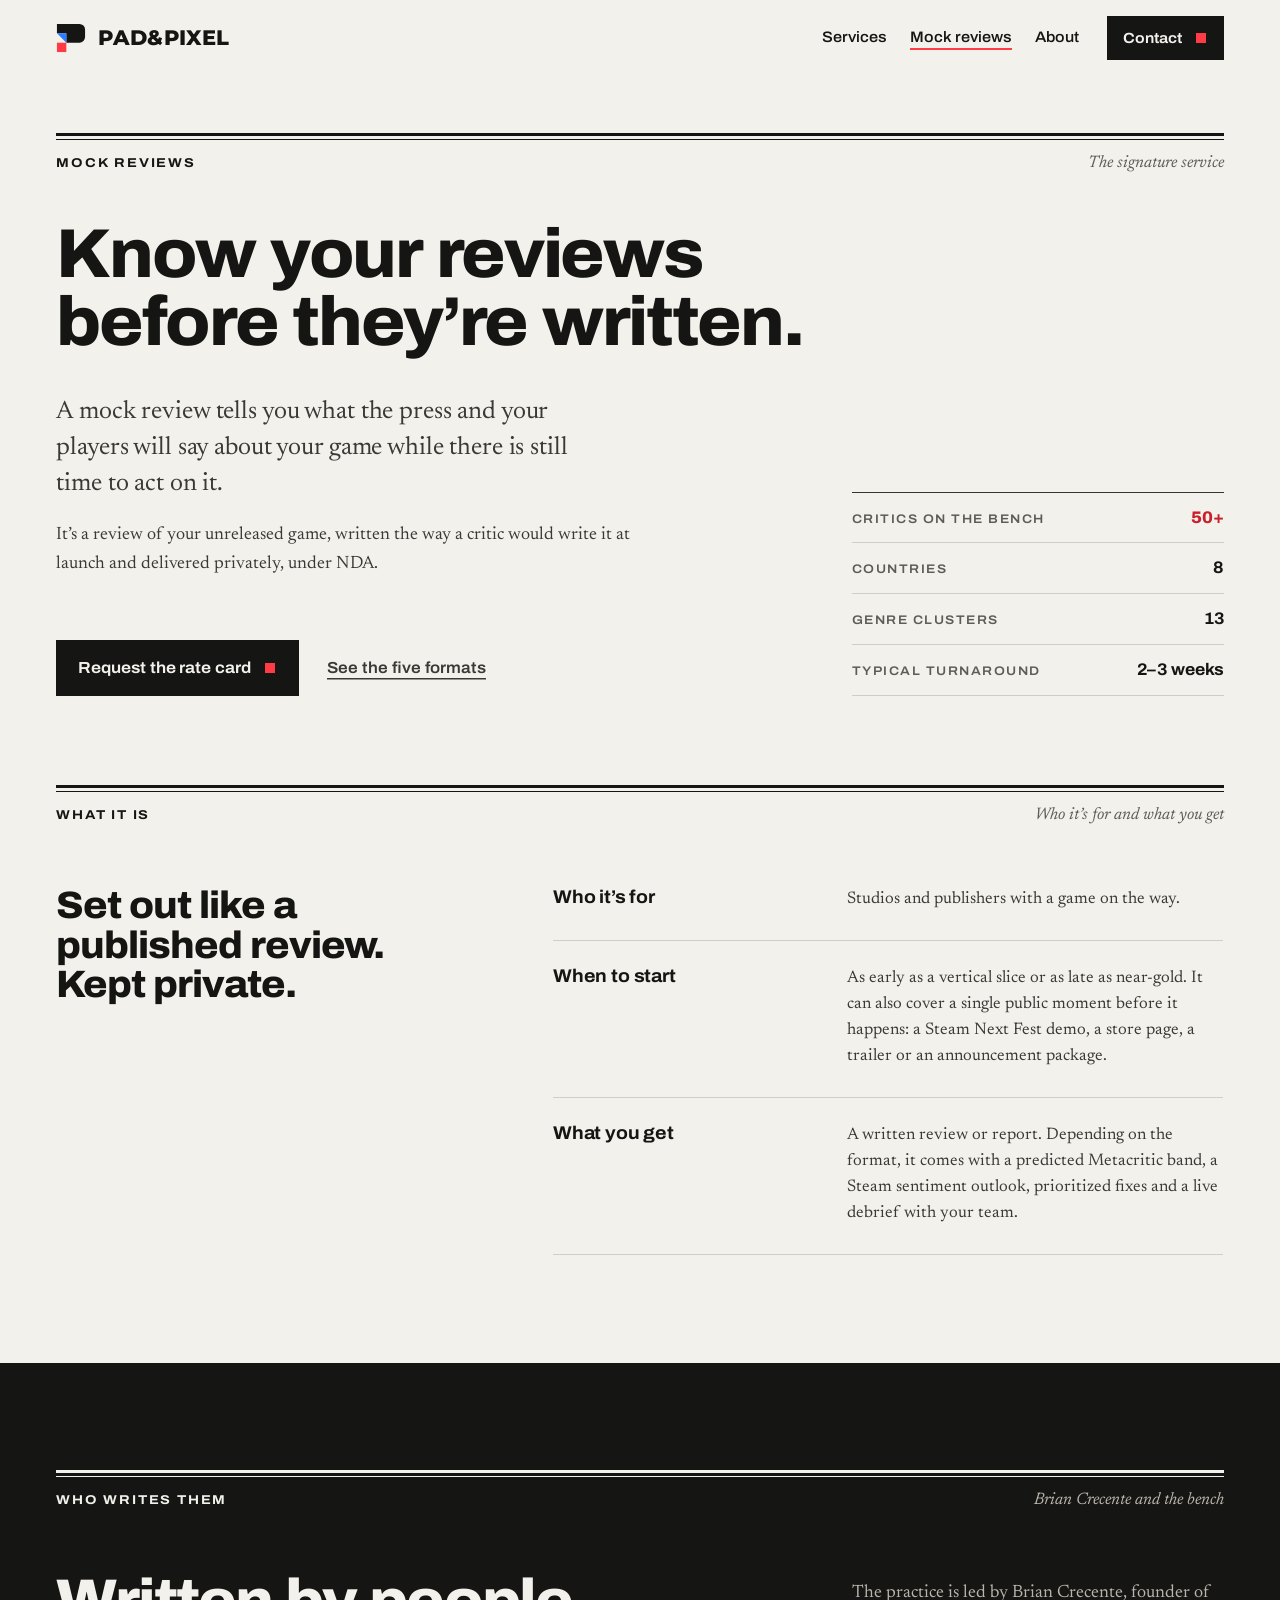
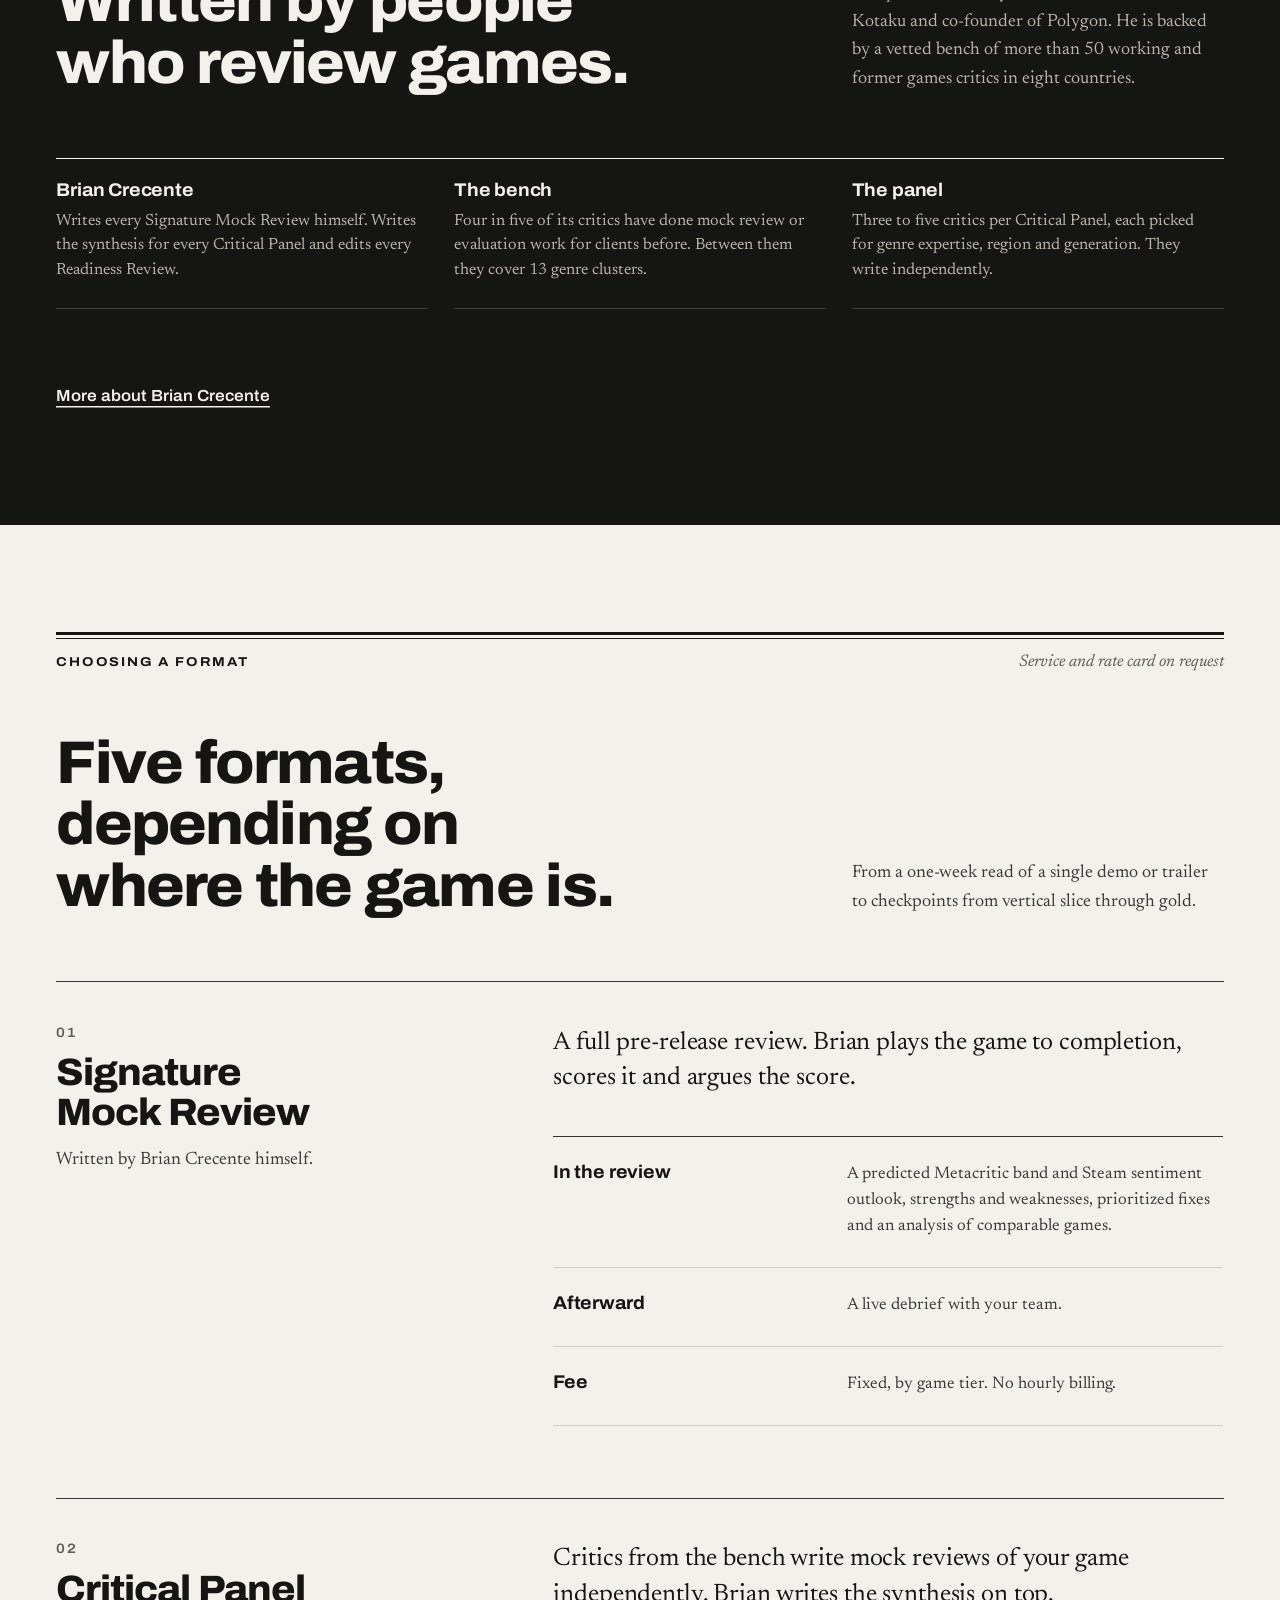
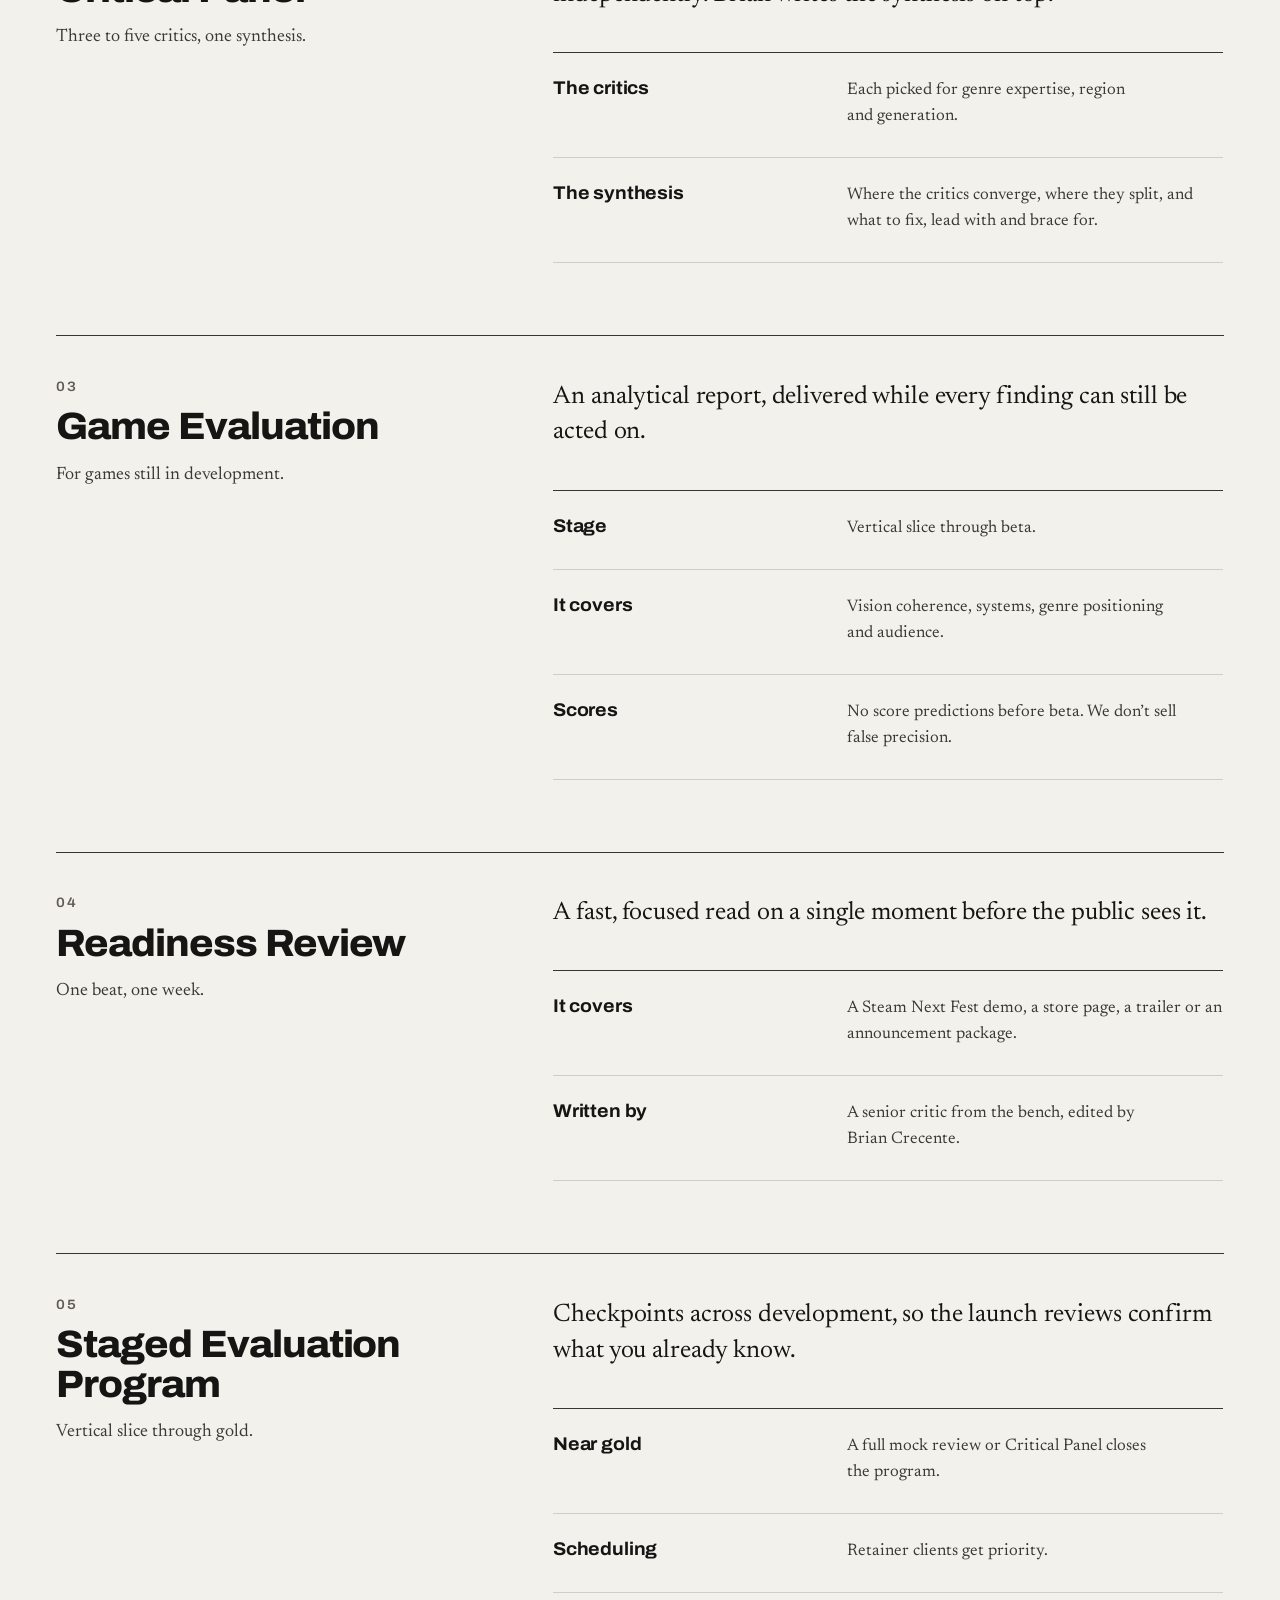
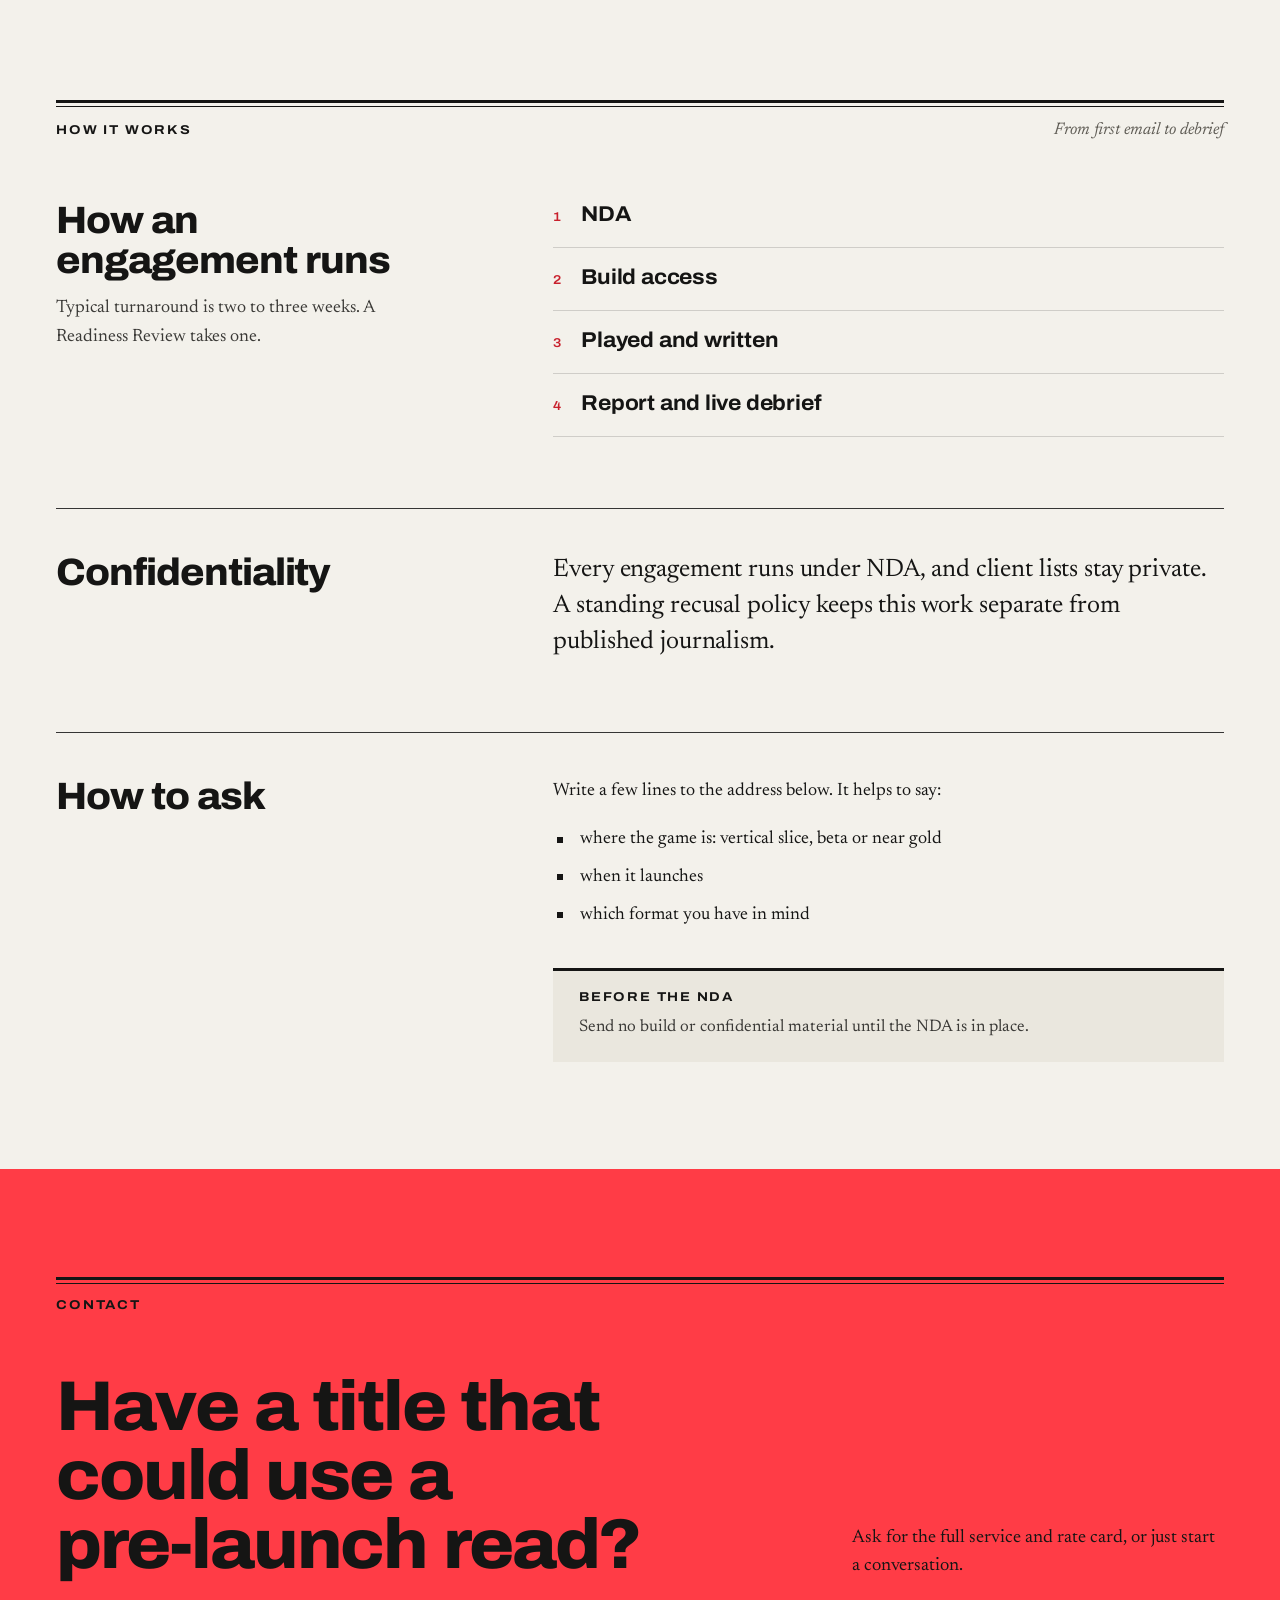
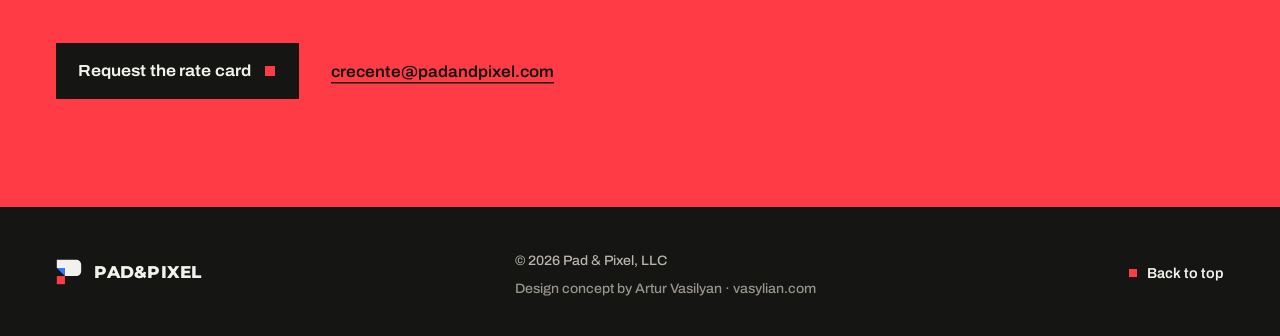
<file: mock-reviews.html>
<!doctype html>
<html lang="en">
<head>
<meta charset="utf-8">
<meta name="viewport" content="width=device-width, initial-scale=1">
<meta name="robots" content="noindex, nofollow">
<title>Mock Reviews | Pad &amp; Pixel</title>
<meta name="description" content="Private pre-release reviews of your game by Brian Crecente and a bench of 50+ games critics, under NDA, while there is still time to act.">
<meta name="theme-color" content="#F3F1EB">
<link rel="icon" href="data:image/svg+xml,%3Csvg xmlns='http://www.w3.org/2000/svg' viewBox='-20 -20 340 340'%3E%3Cpath fill='%23151514' d='M0 0H240A60 60 0 0 1 300 60V140A60 60 0 0 1 240 200H100V100H0Z'/%3E%3Cpath fill='%232D7DFF' d='M0 100H100V200Z'/%3E%3Crect fill='%23FF3C46' y='200' width='100' height='100'/%3E%3C/svg%3E">
<link rel="preconnect" href="https://fonts.googleapis.com">
<link rel="preconnect" href="https://fonts.gstatic.com" crossorigin>
<link href="https://fonts.googleapis.com/css2?family=Montserrat:wght@600..900&amp;text=PADIXEL%26&amp;display=swap" rel="stylesheet">
<link href="https://fonts.googleapis.com/css2?family=Archivo:wdth,wght@62..125,100..900&family=Newsreader:ital,opsz,wght@0,6..72,300..700;1,6..72,300..700&display=swap" rel="stylesheet">
<link rel="stylesheet" href="styles.css">
<script src="script.js" defer></script>
<style>
  /* Mock reviews page only: the homepage's numbered steps (ol.steps), stacked with hairlines
     so they sit in a chapter column. */
  .page-mock .steps--list{flex-direction:column;gap:0;border-top:1px solid var(--line-strong)}
  .page-mock .steps--list li{padding-block:16px 18px;border-bottom:1px solid var(--line)}
  .page-mock .steps--list li::before{min-width:1.4em}
</style>
</head>
<body class="page-mock">
<a class="skip" href="#main">Skip to content</a>

<header class="site-header" id="top">
  <div class="wrap bar">
    <a class="brand" href="index.html" aria-label="Pad &amp; Pixel, home">
      <svg viewBox="-10 -10 320 320" aria-hidden="true" focusable="false">
        <path fill="#151514" d="M0 0H240A60 60 0 0 1 300 60V140A60 60 0 0 1 240 200H100V100H0Z"/>
        <path fill="#2D7DFF" d="M0 100H100V200Z"/>
        <rect fill="#FF3C46" y="200" width="100" height="100"/>
      </svg>
      <span class="wordmark">Pad&amp;Pixel</span>
    </a>
    <button class="menu-btn" type="button" aria-expanded="false" aria-controls="site-nav">Menu <span class="icon" aria-hidden="true"></span></button>
    <nav class="nav" id="site-nav" aria-label="Main">
      <ul>
        <li><a href="services.html">Services</a></li>
        <li><a href="mock-reviews.html" aria-current="page">Mock reviews</a></li>
        <li><a href="about.html">About</a></li>
      </ul>
      <a class="btn" href="contact.html">Contact <span class="px" aria-hidden="true"></span></a>
    </nav>
  </div>
</header>

<main id="main">

  <!-- 1. Page hero -->
  <section class="page-hero" aria-labelledby="page-title">
    <div class="wrap">
      <div class="flag"><p class="k">Mock reviews</p><p class="d">The signature service</p></div>
      <div class="grid page-hero-grid">
        <h1 class="h1 page-title" id="page-title">Know your reviews before they’re written.</h1>
        <div class="page-intro">
          <p class="lead">A mock review tells you what the press and your players will say about your game while there is still time to act on&nbsp;it.</p>
          <p>It’s a review of your unreleased game, written the way a critic would write it at launch and delivered privately, under NDA.</p>
          <div class="hero-actions">
            <a class="btn" href="mailto:crecente@padandpixel.com?subject=Mock%20review%20inquiry">Request the rate card <span class="px" aria-hidden="true"></span></a>
            <a class="tlink" href="#formats">See the five formats</a>
          </div>
        </div>
        <div class="page-aside">
          <dl class="spec">
            <div><dt>Critics on the bench</dt><dd><b>50+</b></dd></div>
            <div><dt>Countries</dt><dd>8</dd></div>
            <div><dt>Genre clusters</dt><dd>13</dd></div>
            <div><dt>Typical turnaround</dt><dd>2–3 weeks</dd></div>
          </dl>
        </div>
      </div>
    </div>
  </section>

  <!-- 2. What it is -->
  <section class="section" aria-labelledby="what-title">
    <div class="wrap">
      <div class="flag reveal"><p class="k">What it is</p><p class="d">Who it’s for and what you get</p></div>
      <div class="grid chapter reveal">
        <div class="chapter-head">
          <h2 class="chapter-title" id="what-title">Set out like a published review. Kept private.</h2>
        </div>
        <div class="chapter-body">
          <dl class="rows">
            <div>
              <dt>Who it’s for</dt>
              <dd>Studios and publishers with a game on the way.</dd>
            </div>
            <div>
              <dt>When to start</dt>
              <dd>As early as a vertical slice or as late as near-gold. It can also cover a single public moment before it happens: a Steam Next Fest demo, a store page, a trailer or an announcement package.</dd>
            </div>
            <div>
              <dt>What you get</dt>
              <dd>A written review or report. Depending on the format, it comes with a predicted Metacritic band, a Steam sentiment outlook, prioritized fixes and a live debrief with your team.</dd>
            </div>
          </dl>
        </div>
      </div>
    </div>
  </section>

  <!-- 3. Who writes them -->
  <section class="section on-dark" aria-labelledby="bench-title">
    <div class="wrap">
      <div class="flag reveal"><p class="k">Who writes them</p><p class="d">Brian Crecente and the bench</p></div>
      <div class="grid section-head reveal">
        <h2 class="h2" id="bench-title">Written by people who review&nbsp;games.</h2>
        <p class="intro">The practice is led by Brian Crecente, founder of Kotaku and co&#8209;founder of Polygon. He is backed by a vetted bench of more than 50 working and former games critics in eight countries.</p>
      </div>
      <dl class="record reveal">
        <div><dt>Brian Crecente</dt><dd>Writes every Signature Mock Review himself. Writes the synthesis for every Critical Panel and edits every Readiness Review.</dd></div>
        <div><dt>The bench</dt><dd>Four in five of its critics have done mock review or evaluation work for clients before. Between them they cover 13 genre clusters.</dd></div>
        <div><dt>The panel</dt><dd>Three to five critics per Critical Panel, each picked for genre expertise, region and generation. They write independently.</dd></div>
      </dl>
      <div class="cta-actions reveal">
        <a class="tlink" href="about.html">More about Brian Crecente</a>
      </div>
    </div>
  </section>

  <!-- 4. Five formats -->
  <section class="section" id="formats" aria-labelledby="formats-title">
    <div class="wrap">
      <div class="flag reveal"><p class="k">Choosing a format</p><p class="d">Service and rate card on request</p></div>
      <div class="grid section-head reveal">
        <h2 class="h2" id="formats-title">Five formats, depending on where the game&nbsp;is.</h2>
        <p class="intro">From a one-week read of a single demo or trailer to checkpoints from vertical slice through gold.</p>
      </div>

      <article class="grid chapter reveal" id="signature" aria-labelledby="signature-title">
        <div class="chapter-head">
          <span class="num" aria-hidden="true">01</span>
          <h3 class="chapter-title" id="signature-title">Signature Mock Review</h3>
          <p class="dek">Written by Brian Crecente himself.</p>
        </div>
        <div class="chapter-body">
          <p class="lead">A full pre-release review. Brian plays the game to completion, scores it and argues the score.</p>
          <dl class="rows">
            <div><dt>In the review</dt><dd>A predicted Metacritic band and Steam sentiment outlook, strengths and weaknesses, prioritized fixes and an analysis of comparable games.</dd></div>
            <div><dt>Afterward</dt><dd>A live debrief with your team.</dd></div>
            <div><dt>Fee</dt><dd>Fixed, by game tier. No hourly billing.</dd></div>
          </dl>
        </div>
      </article>

      <article class="grid chapter reveal" id="panel" aria-labelledby="panel-title">
        <div class="chapter-head">
          <span class="num" aria-hidden="true">02</span>
          <h3 class="chapter-title" id="panel-title">Critical Panel</h3>
          <p class="dek">Three to five critics, one synthesis.</p>
        </div>
        <div class="chapter-body">
          <p class="lead">Critics from the bench write mock reviews of your game independently. Brian writes the synthesis on top.</p>
          <dl class="rows">
            <div><dt>The critics</dt><dd>Each picked for genre expertise, region and generation.</dd></div>
            <div><dt>The synthesis</dt><dd>Where the critics converge, where they split, and what to fix, lead with and brace for.</dd></div>
          </dl>
        </div>
      </article>

      <article class="grid chapter reveal" id="evaluation" aria-labelledby="evaluation-title">
        <div class="chapter-head">
          <span class="num" aria-hidden="true">03</span>
          <h3 class="chapter-title" id="evaluation-title">Game Evaluation</h3>
          <p class="dek">For games still in development.</p>
        </div>
        <div class="chapter-body">
          <p class="lead">An analytical report, delivered while every finding can still be acted on.</p>
          <dl class="rows">
            <div><dt>Stage</dt><dd>Vertical slice through beta.</dd></div>
            <div><dt>It covers</dt><dd>Vision coherence, systems, genre positioning and audience.</dd></div>
            <div><dt>Scores</dt><dd>No score predictions before beta. We don’t sell false precision.</dd></div>
          </dl>
        </div>
      </article>

      <article class="grid chapter reveal" id="readiness" aria-labelledby="readiness-title">
        <div class="chapter-head">
          <span class="num" aria-hidden="true">04</span>
          <h3 class="chapter-title" id="readiness-title">Readiness Review</h3>
          <p class="dek">One beat, one week.</p>
        </div>
        <div class="chapter-body">
          <p class="lead">A fast, focused read on a single moment before the public sees it.</p>
          <dl class="rows">
            <div><dt>It covers</dt><dd>A Steam Next Fest demo, a store page, a trailer or an announcement package.</dd></div>
            <div><dt>Written by</dt><dd>A senior critic from the bench, edited by Brian Crecente.</dd></div>
          </dl>
        </div>
      </article>

      <article class="grid chapter reveal" id="staged" aria-labelledby="staged-title">
        <div class="chapter-head">
          <span class="num" aria-hidden="true">05</span>
          <h3 class="chapter-title" id="staged-title">Staged Evaluation Program</h3>
          <p class="dek">Vertical slice through gold.</p>
        </div>
        <div class="chapter-body">
          <p class="lead">Checkpoints across development, so the launch reviews confirm what you already know.</p>
          <dl class="rows">
            <div><dt>Near gold</dt><dd>A full mock review or Critical Panel closes the program.</dd></div>
            <div><dt>Scheduling</dt><dd>Retainer clients get priority.</dd></div>
          </dl>
        </div>
      </article>
    </div>
  </section>

  <!-- 5. How it works -->
  <section class="section section--flush" aria-labelledby="how-title">
    <div class="wrap">
      <div class="flag reveal"><h2 class="k" id="how-title">How it works</h2><p class="d">From first email to debrief</p></div>

      <div class="grid chapter reveal">
        <div class="chapter-head">
          <h3 class="chapter-title">How an engagement runs</h3>
          <p class="dek">Typical turnaround is two to three weeks. A Readiness Review takes one.</p>
        </div>
        <div class="chapter-body">
          <ol class="steps steps--list">
            <li>NDA</li>
            <li>Build access</li>
            <li>Played and written</li>
            <li>Report and live debrief</li>
          </ol>
        </div>
      </div>

      <div class="grid chapter reveal">
        <div class="chapter-head">
          <h3 class="chapter-title">Confidentiality</h3>
        </div>
        <div class="chapter-body">
          <p class="lead">Every engagement runs under NDA, and client lists stay private. A standing recusal policy keeps this work separate from published journalism.</p>
        </div>
      </div>

      <div class="grid chapter reveal">
        <div class="chapter-head">
          <h3 class="chapter-title">How to ask</h3>
        </div>
        <div class="chapter-body">
          <div class="prose">
            <p>Write a few lines to the address below. It helps to say:</p>
            <ul>
              <li>where the game is: vertical slice, beta or near gold</li>
              <li>when it launches</li>
              <li>which format you have in mind</li>
            </ul>
          </div>
          <div class="callout">
            <span class="label">Before the NDA</span>
            <p>Send no build or confidential material until the NDA is in place.</p>
          </div>
        </div>
      </div>
    </div>
  </section>

  <!-- 6. Closing CTA -->
  <section class="on-red cta-band" aria-labelledby="cta-title">
    <div class="wrap">
      <div class="flag"><p class="k">Contact</p></div>
      <div class="grid cta-grid">
        <h2 class="h2" id="cta-title">Have a title that could use a pre&#8209;launch read?</h2>
        <p class="note">Ask for the full service and rate card, or just start a conversation.</p>
      </div>
      <div class="cta-actions">
        <a class="btn" href="mailto:crecente@padandpixel.com?subject=Mock%20review%20inquiry">Request the rate card <span class="px" aria-hidden="true"></span></a>
        <a class="tlink" href="mailto:crecente@padandpixel.com?subject=Mock%20review%20inquiry">crecente@padandpixel.com</a>
      </div>
    </div>
  </section>
</main>

<footer class="site-footer on-dark">
  <div class="wrap foot">
    <div>
      <a class="brand" href="index.html" aria-label="Pad &amp; Pixel, home">
        <svg viewBox="-10 -10 320 320" aria-hidden="true" focusable="false">
          <path fill="#F3F1EB" d="M0 0H240A60 60 0 0 1 300 60V140A60 60 0 0 1 240 200H100V100H0Z"/>
          <path fill="#2D7DFF" d="M0 100H100V200Z"/>
          <rect fill="#FF3C46" y="200" width="100" height="100"/>
        </svg>
        <span class="wordmark">Pad&amp;Pixel</span>
      </a>
    </div>
    <div>
      <small>© 2026 Pad <span class="amp">&amp;</span> Pixel, LLC
        <span class="credit">Design concept by Artur Vasilyan · <a href="https://vasylian.com/">vasylian.com</a></span>
      </small>
    </div>
    <a class="top" href="#top">Back to top</a>
  </div>
</footer>
</body>
</html>
</file>
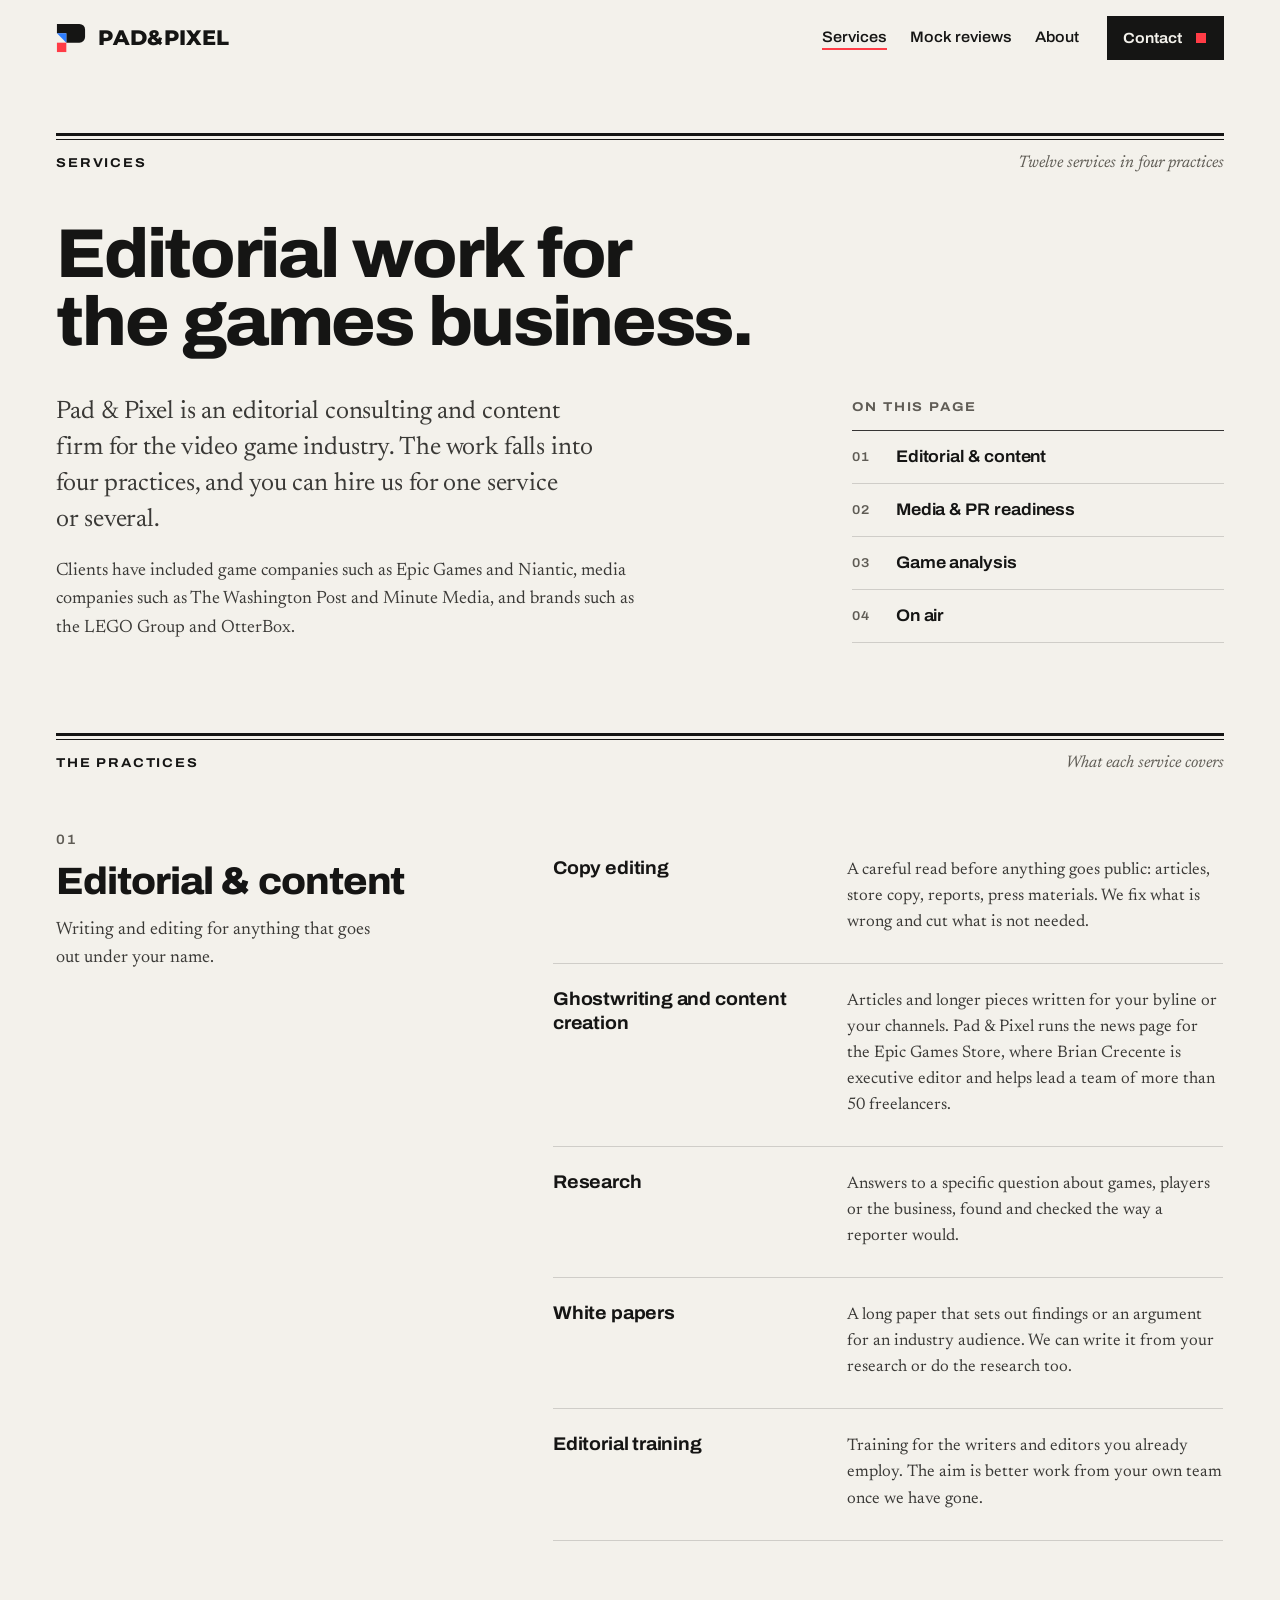
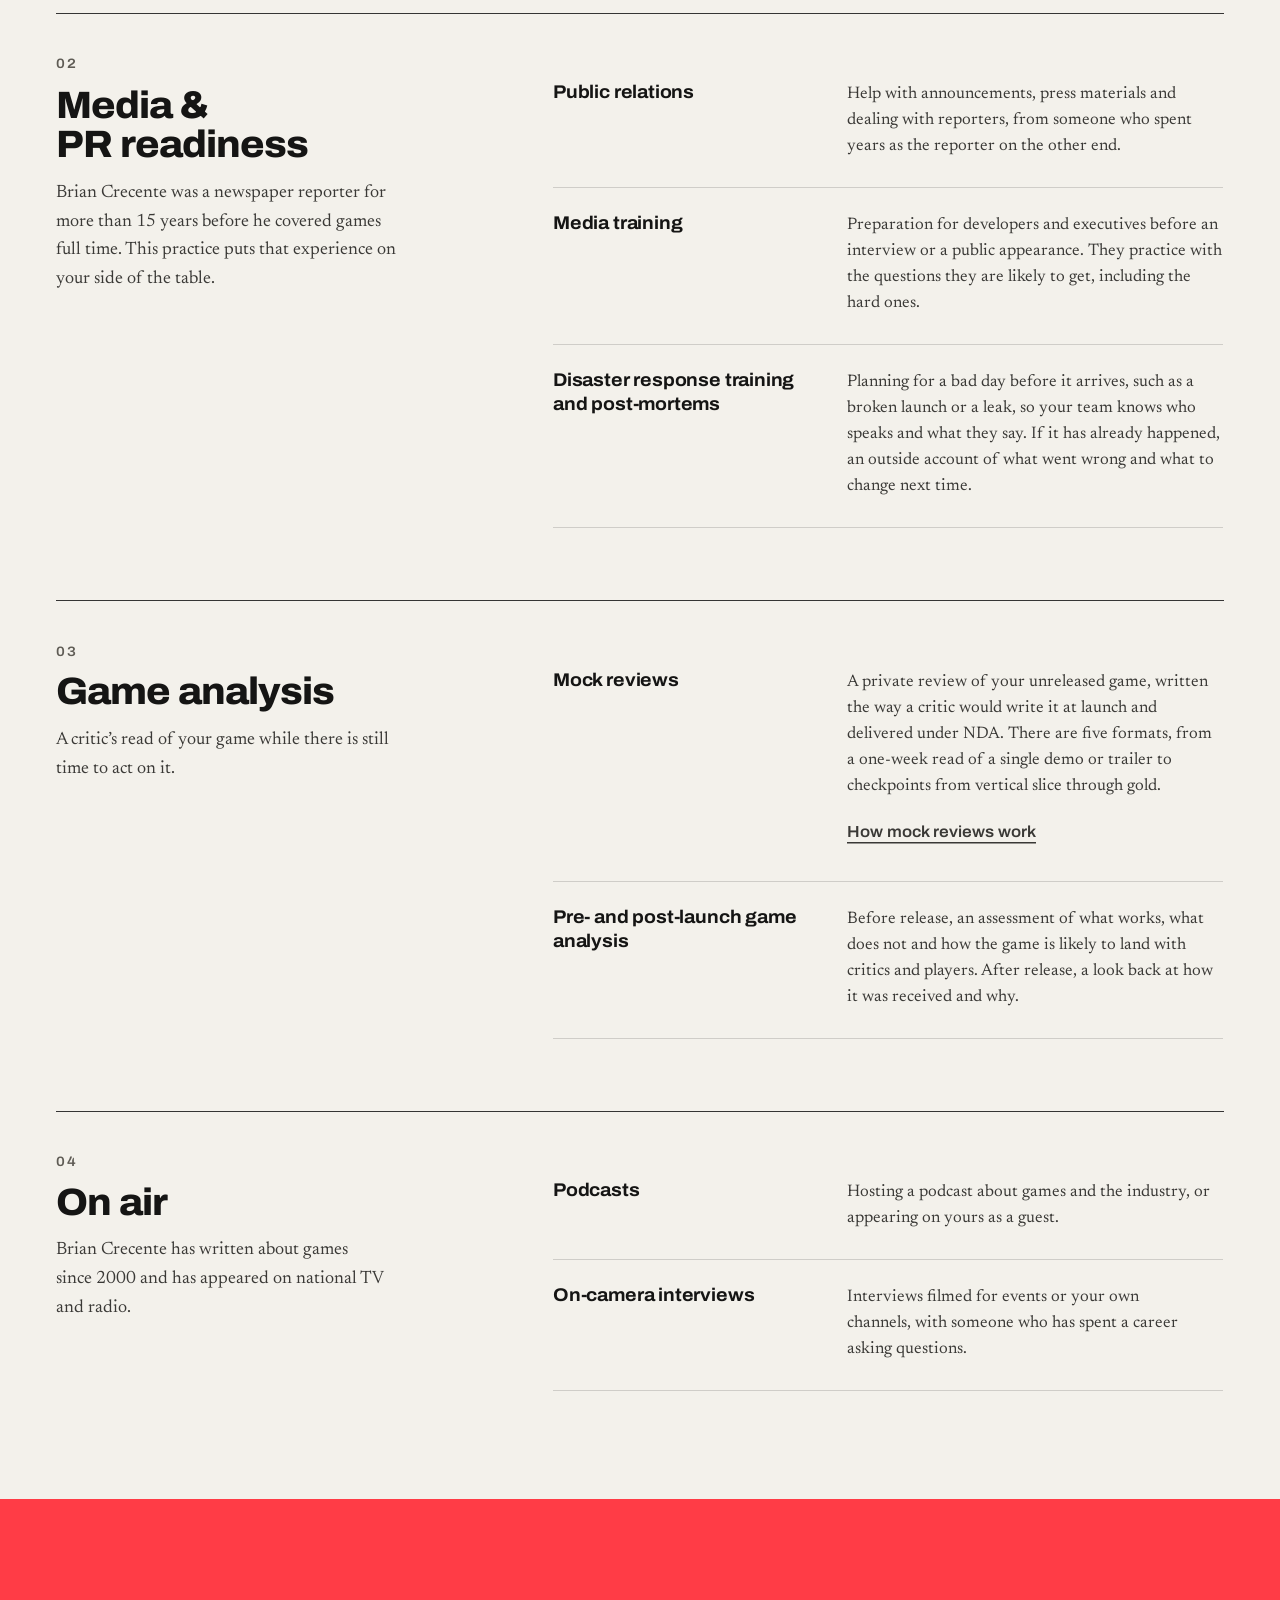
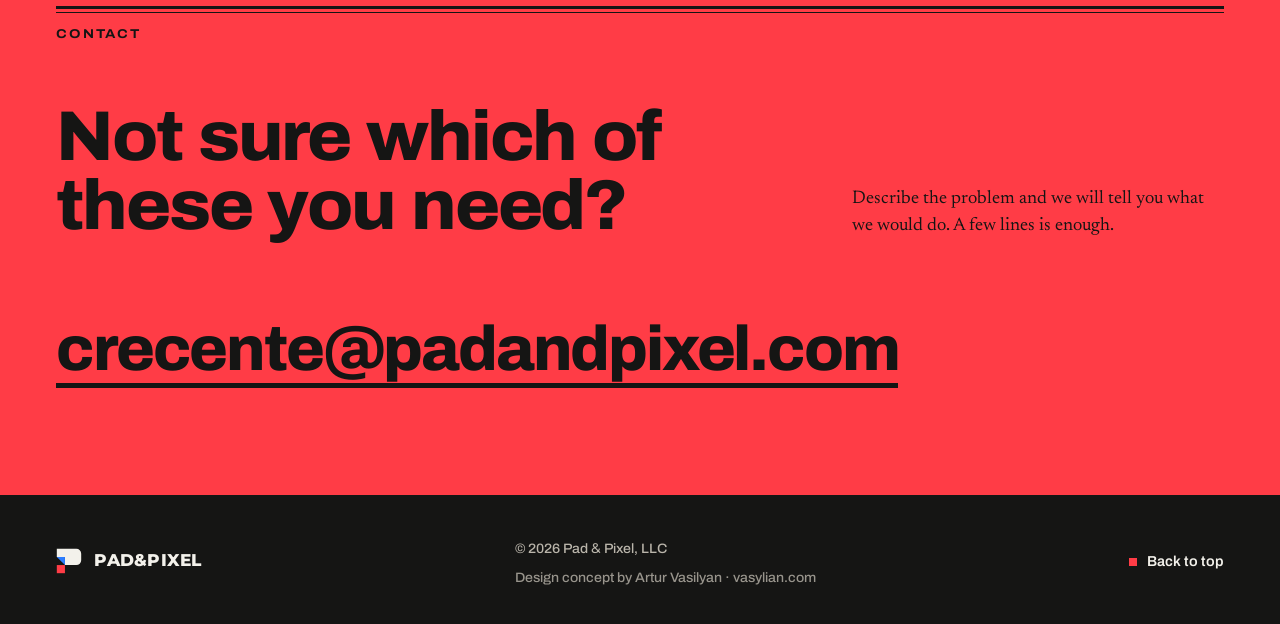
<file: services.html>
<!doctype html>
<html lang="en">
<head>
<meta charset="utf-8">
<meta name="viewport" content="width=device-width, initial-scale=1">
<meta name="robots" content="noindex, nofollow">
<title>Services | Pad &amp; Pixel</title>
<meta name="description" content="Editing, ghostwriting, PR and media training, mock reviews and game analysis for the video game industry, from the founder of Kotaku.">
<meta name="theme-color" content="#F3F1EB">
<link rel="icon" href="data:image/svg+xml,%3Csvg xmlns='http://www.w3.org/2000/svg' viewBox='-20 -20 340 340'%3E%3Cpath fill='%23151514' d='M0 0H240A60 60 0 0 1 300 60V140A60 60 0 0 1 240 200H100V100H0Z'/%3E%3Cpath fill='%232D7DFF' d='M0 100H100V200Z'/%3E%3Crect fill='%23FF3C46' y='200' width='100' height='100'/%3E%3C/svg%3E">
<link rel="preconnect" href="https://fonts.googleapis.com">
<link rel="preconnect" href="https://fonts.gstatic.com" crossorigin>
<link href="https://fonts.googleapis.com/css2?family=Montserrat:wght@600..900&amp;text=PADIXEL%26&amp;display=swap" rel="stylesheet">
<link href="https://fonts.googleapis.com/css2?family=Archivo:wdth,wght@62..125,100..900&family=Newsreader:ital,opsz,wght@0,6..72,300..700;1,6..72,300..700&display=swap" rel="stylesheet">
<link rel="stylesheet" href="styles.css">
<script src="script.js" defer></script>
<style>
  /* Services page only: the practice index in the hero aside.
     Built like dl.spec (strong top rule, hairline rows) so it reads as part of the same system. */
  .page-services .practice-index .label{display:block;margin-bottom:14px;color:var(--fg-muted)}
  .page-services .practice-index ol{border-top:1px solid var(--line-strong)}
  .page-services .practice-index li{border-bottom:1px solid var(--line)}
  .page-services .practice-index a{
    display:flex;align-items:center;gap:16px;min-height:52px;padding-block:8px;
    font:650 1.05rem/1.25 var(--sans);font-stretch:106%;letter-spacing:-.005em;text-decoration:none;
  }
  .page-services .practice-index .n{
    flex:none;min-width:2.2em;
    font:600 .8rem/1 var(--sans);letter-spacing:.1em;color:var(--fg-muted);font-stretch:110%;
  }
  .page-services .practice-index a::after{
    content:"";flex:none;width:8px;height:8px;margin-left:auto;background:var(--red);
    transform:scale(0);transition:transform .35s var(--ease);
  }
  .page-services .practice-index a:hover::after,
  .page-services .practice-index a:focus-visible::after{transform:none}
</style>
</head>
<body class="page-services">
<a class="skip" href="#main">Skip to content</a>

<header class="site-header" id="top">
  <div class="wrap bar">
    <a class="brand" href="index.html" aria-label="Pad &amp; Pixel, home">
      <svg viewBox="-10 -10 320 320" aria-hidden="true" focusable="false">
        <path fill="#151514" d="M0 0H240A60 60 0 0 1 300 60V140A60 60 0 0 1 240 200H100V100H0Z"/>
        <path fill="#2D7DFF" d="M0 100H100V200Z"/>
        <rect fill="#FF3C46" y="200" width="100" height="100"/>
      </svg>
      <span class="wordmark">Pad&amp;Pixel</span>
    </a>
    <button class="menu-btn" type="button" aria-expanded="false" aria-controls="site-nav">Menu <span class="icon" aria-hidden="true"></span></button>
    <nav class="nav" id="site-nav" aria-label="Main">
      <ul>
        <li><a href="services.html" aria-current="page">Services</a></li>
        <li><a href="mock-reviews.html">Mock reviews</a></li>
        <li><a href="about.html">About</a></li>
      </ul>
      <a class="btn" href="contact.html">Contact <span class="px" aria-hidden="true"></span></a>
    </nav>
  </div>
</header>

<main id="main">

  <!-- 1. Page hero -->
  <section class="page-hero" aria-labelledby="page-title">
    <div class="wrap">
      <div class="flag"><p class="k">Services</p><p class="d">Twelve services in four practices</p></div>
      <div class="grid page-hero-grid">
        <h1 class="h1 page-title" id="page-title">Editorial work for the games business.</h1>
        <div class="page-intro">
          <p class="lead">Pad &amp; Pixel is an editorial consulting and content firm for the video game industry. The work falls into four practices, and you can hire us for one service or several.</p>
          <p>Clients have included game companies such as Epic Games and Niantic, media companies such as The Washington Post and Minute Media, and brands such as the LEGO Group and OtterBox.</p>
        </div>
        <nav class="page-aside practice-index" aria-labelledby="index-label">
          <p class="label" id="index-label">On this page</p>
          <ol>
            <li><a href="#editorial"><span class="n" aria-hidden="true">01</span><span>Editorial <span class="amp">&amp;</span> content</span></a></li>
            <li><a href="#media"><span class="n" aria-hidden="true">02</span><span>Media <span class="amp">&amp;</span> PR readiness</span></a></li>
            <li><a href="#analysis"><span class="n" aria-hidden="true">03</span><span>Game analysis</span></a></li>
            <li><a href="#on-air"><span class="n" aria-hidden="true">04</span><span>On air</span></a></li>
          </ol>
        </nav>
      </div>
    </div>
  </section>

  <!-- 2. The practices -->
  <div class="section">
    <div class="wrap">
      <div class="flag reveal"><p class="k">The practices</p><p class="d">What each service covers</p></div>

      <section class="grid chapter reveal" id="editorial" aria-labelledby="editorial-title">
        <div class="chapter-head">
          <span class="num" aria-hidden="true">01</span>
          <h2 class="chapter-title" id="editorial-title">Editorial <span class="amp">&amp;</span> content</h2>
          <p class="dek">Writing and editing for anything that goes out under your name.</p>
        </div>
        <div class="chapter-body">
          <dl class="rows">
            <div>
              <dt>Copy editing</dt>
              <dd>A careful read before anything goes public: articles, store copy, reports, press materials. We fix what is wrong and cut what is not needed.</dd>
            </div>
            <div>
              <dt>Ghostwriting and content creation</dt>
              <dd>Articles and longer pieces written for your byline or your channels. Pad &amp; Pixel runs the news page for the Epic Games Store, where Brian Crecente is executive editor and helps lead a team of more than 50 freelancers.</dd>
            </div>
            <div>
              <dt>Research</dt>
              <dd>Answers to a specific question about games, players or the business, found and checked the way a reporter would.</dd>
            </div>
            <div>
              <dt>White papers</dt>
              <dd>A long paper that sets out findings or an argument for an industry audience. We can write it from your research or do the research too.</dd>
            </div>
            <div>
              <dt>Editorial training</dt>
              <dd>Training for the writers and editors you already employ. The aim is better work from your own team once we have gone.</dd>
            </div>
          </dl>
        </div>
      </section>

      <section class="grid chapter reveal" id="media" aria-labelledby="media-title">
        <div class="chapter-head">
          <span class="num" aria-hidden="true">02</span>
          <h2 class="chapter-title" id="media-title">Media <span class="amp">&amp;</span> PR readiness</h2>
          <p class="dek">Brian Crecente was a newspaper reporter for more than 15 years before he covered games full time. This practice puts that experience on your side of the table.</p>
        </div>
        <div class="chapter-body">
          <dl class="rows">
            <div>
              <dt>Public relations</dt>
              <dd>Help with announcements, press materials and dealing with reporters, from someone who spent years as the reporter on the other end.</dd>
            </div>
            <div>
              <dt>Media training</dt>
              <dd>Preparation for developers and executives before an interview or a public appearance. They practice with the questions they are likely to get, including the hard ones.</dd>
            </div>
            <div>
              <dt>Disaster response training and post&#8209;mortems</dt>
              <dd>Planning for a bad day before it arrives, such as a broken launch or a leak, so your team knows who speaks and what they say. If it has already happened, an outside account of what went wrong and what to change next time.</dd>
            </div>
          </dl>
        </div>
      </section>

      <section class="grid chapter reveal" id="analysis" aria-labelledby="analysis-title">
        <div class="chapter-head">
          <span class="num" aria-hidden="true">03</span>
          <h2 class="chapter-title" id="analysis-title">Game analysis</h2>
          <p class="dek">A critic’s read of your game while there is still time to act on it.</p>
        </div>
        <div class="chapter-body">
          <dl class="rows">
            <div>
              <dt>Mock reviews</dt>
              <dd>
                <p>A private review of your unreleased game, written the way a critic would write it at launch and delivered under NDA. There are five formats, from a one-week read of a single demo or trailer to checkpoints from vertical slice through gold.</p>
                <a class="tlink" href="mock-reviews.html">How mock reviews work</a>
              </dd>
            </div>
            <div>
              <dt>Pre- and post-launch game analysis</dt>
              <dd>Before release, an assessment of what works, what does not and how the game is likely to land with critics and players. After release, a look back at how it was received and why.</dd>
            </div>
          </dl>
        </div>
      </section>

      <section class="grid chapter reveal" id="on-air" aria-labelledby="on-air-title">
        <div class="chapter-head">
          <span class="num" aria-hidden="true">04</span>
          <h2 class="chapter-title" id="on-air-title">On air</h2>
          <p class="dek">Brian Crecente has written about games since 2000 and has appeared on national TV and radio.</p>
        </div>
        <div class="chapter-body">
          <dl class="rows">
            <div>
              <dt>Podcasts</dt>
              <dd>Hosting a podcast about games and the industry, or appearing on yours as a guest.</dd>
            </div>
            <div>
              <dt>On-camera interviews</dt>
              <dd>Interviews filmed for events or your own channels, with someone who has spent a career asking questions.</dd>
            </div>
          </dl>
        </div>
      </section>
    </div>
  </div>

  <!-- 3. Closing CTA -->
  <section class="on-red cta-band" aria-labelledby="cta-title">
    <div class="wrap">
      <div class="flag"><p class="k">Contact</p></div>
      <div class="grid cta-grid">
        <h2 class="h2" id="cta-title">Not sure which of these you&nbsp;need?</h2>
        <p class="note">Describe the problem and we will tell you what we would do. A few lines is enough.</p>
      </div>
      <a class="email" href="mailto:crecente@padandpixel.com?subject=Project%20inquiry">crecente@<wbr>padandpixel.com</a>
    </div>
  </section>
</main>

<footer class="site-footer on-dark">
  <div class="wrap foot">
    <div>
      <a class="brand" href="index.html" aria-label="Pad &amp; Pixel, home">
        <svg viewBox="-10 -10 320 320" aria-hidden="true" focusable="false">
          <path fill="#F3F1EB" d="M0 0H240A60 60 0 0 1 300 60V140A60 60 0 0 1 240 200H100V100H0Z"/>
          <path fill="#2D7DFF" d="M0 100H100V200Z"/>
          <rect fill="#FF3C46" y="200" width="100" height="100"/>
        </svg>
        <span class="wordmark">Pad&amp;Pixel</span>
      </a>
    </div>
    <div>
      <small>© 2026 Pad <span class="amp">&amp;</span> Pixel, LLC
        <span class="credit">Design concept by Artur Vasilyan · <a href="https://vasylian.com/">vasylian.com</a></span>
      </small>
    </div>
    <a class="top" href="#top">Back to top</a>
  </div>
</footer>
</body>
</html>
</file>
<file: styles.css>
/* Pad & Pixel: site concept, shared stylesheet (all pages).
   1. Tokens and base      4. Homepage sections
   2. Type, buttons         5. Motion, responsive (homepage)
   3. Header and nav        6. Inner-page components (page hero, chapters, rows, prose, CTA band)

   Context tokens (--fg, --fg-2, --fg-muted, --line, --line-strong, --accent-text) default to
   paper values and are remapped by .on-dark and .on-red, so shared components work on any band. */

:root{
  --paper:#F3F1EB;
  --paper-2:#EAE7DE;
  --ink:#151514;
  --ink-2:#3A3936;
  --muted:#5F5C55;
  --rule:rgba(21,21,20,.16);
  --rule-strong:rgba(21,21,20,.85);
  --red:#FF3C46;          /* logo red, graphics + dark backgrounds */
  --red-ink:#C8202C;      /* logo red darkened for small text on paper (5:1) */
  --blue:#2D7DFF;         /* logo blue, used only inside the mark */
  --dark-muted:#BAB5AB;
  --dark-rule:rgba(243,241,235,.18);

  /* context tokens (paper defaults) */
  --fg:var(--ink);
  --fg-2:var(--ink-2);
  --fg-muted:var(--muted);
  --line:var(--rule);
  --line-strong:var(--rule-strong);
  --accent-text:var(--red-ink);

  --sans:"Archivo", "Helvetica Neue", Arial, sans-serif;
  --serif:"Newsreader", Georgia, "Times New Roman", serif;

  --gutter:clamp(20px, 4.4vw, 64px);
  --max:1360px;
  --gap:clamp(16px, 2vw, 32px);
  --section:clamp(72px, 8.4vw, 128px);
  --ease:cubic-bezier(.2,.7,.1,1);
}

*,*::before,*::after{box-sizing:border-box}
html{-webkit-text-size-adjust:100%;scroll-behavior:smooth;scroll-padding-top:88px}
body{
  margin:0;background:var(--paper);color:var(--ink);
  font-family:var(--serif);font-size:1.125rem;line-height:1.6;
  font-optical-sizing:auto;
  -webkit-font-smoothing:antialiased;text-rendering:optimizeLegibility;
  overflow-x:hidden;
}
img,svg{display:block;max-width:100%}
a{color:inherit}
h1,h2,h3,h4,p,ul,ol,dl,dd,figure{margin:0}
ul,ol{padding:0;list-style:none}
::selection{background:var(--red);color:var(--ink)}

:focus-visible{outline:3px solid var(--ink);outline-offset:3px}
.on-dark :focus-visible,.on-red :focus-visible{outline-color:var(--paper)}
.on-red :focus-visible{outline-color:var(--ink)}

.skip{
  position:absolute;left:12px;top:-60px;z-index:100;
  background:var(--ink);color:var(--paper);padding:0 18px;min-height:44px;display:inline-flex;align-items:center;
  font:600 .9rem/1 var(--sans);text-decoration:none;
}
.skip:focus{top:12px}

.wrap{max-width:var(--max);margin-inline:auto;padding-inline:var(--gutter)}
.grid{display:grid;grid-template-columns:repeat(12,minmax(0,1fr));column-gap:var(--gap)}

/* ---------- type ---------- */
/* Section flag: a newspaper "Oxford rule" (thick over thin) with the section name
   and a short dek. It replaces per-section eyebrow labels. */
.flag{
  display:flex;flex-wrap:wrap;justify-content:space-between;align-items:baseline;gap:6px 24px;
  padding-top:20px;margin-bottom:clamp(36px,4.6vw,64px);
  background:
    linear-gradient(currentColor,currentColor) 0 0/100% 3px no-repeat,
    linear-gradient(currentColor,currentColor) 0 6px/100% 1px no-repeat;
}
.flag .k{font:700 .8rem/1.3 var(--sans);letter-spacing:.14em;text-transform:uppercase;font-stretch:112%}
.flag .d{font:italic 400 1.05rem/1.3 var(--serif);color:var(--fg-muted)}
.h1,.h2,.h3{font-family:var(--sans);font-weight:800;color:inherit;text-wrap:balance}
.h1{
  font-size:clamp(2.75rem, 1.3rem + 5.4vw, 6.6rem);
  line-height:.96;letter-spacing:-.034em;word-spacing:.05em;font-stretch:104%;
}
.h2{
  font-size:clamp(2.1rem, 1.2rem + 3.2vw, 4.25rem);
  line-height:1.02;letter-spacing:-.03em;word-spacing:.04em;font-stretch:104%;
}
.h3{
  font-size:clamp(1.45rem, 1.1rem + 1.1vw, 2.1rem);
  line-height:1.05;letter-spacing:-.025em;font-weight:750;font-stretch:106%;
}
.lead{
  font-size:clamp(1.2rem, 1.02rem + .7vw, 1.6rem);
  line-height:1.42;letter-spacing:-.005em;text-wrap:pretty;
}
p{text-wrap:pretty}
.muted{color:var(--fg-muted)}

/* ---------- buttons & links ---------- */
.btn{
  --b-bg:var(--ink);--b-fg:var(--paper);
  display:inline-flex;align-items:center;gap:14px;
  min-height:56px;padding:0 24px 0 22px;
  background:var(--b-bg);color:var(--b-fg);
  font:650 1rem/1 var(--sans);font-stretch:108%;letter-spacing:-.005em;
  text-decoration:none;border:0;cursor:pointer;
  transition:transform .35s var(--ease), background-color .25s;
}
.btn .px{
  width:10px;height:10px;background:var(--red);flex:none;
  transition:transform .45s var(--ease);
}
.btn:hover .px{transform:translate(4px,-4px)}
.btn:active{transform:translateY(1px)}
.btn--light{--b-bg:var(--paper);--b-fg:var(--ink)}

.tlink{
  display:inline-flex;align-items:center;min-height:44px;
  font:600 1rem/1.2 var(--sans);font-stretch:106%;
  text-decoration:none;
  background:linear-gradient(currentColor,currentColor) 0 calc(100% - 10px)/100% 1.5px no-repeat;
  transition:background-size .4s var(--ease);
}
.tlink:hover{background-size:0 1.5px;background-position:100% calc(100% - 10px)}

/* ---------- header ---------- */
.site-header{
  position:sticky;top:0;z-index:50;background:var(--paper);
  border-bottom:1px solid transparent;transition:border-color .3s;
}
.site-header.is-scrolled{border-bottom-color:var(--rule)}
.bar{display:flex;align-items:center;justify-content:space-between;gap:24px;height:76px}
.brand{display:inline-flex;align-items:center;gap:12px;text-decoration:none;min-height:44px}
.brand svg{width:30px;height:30px}
.amp{font-family:"Montserrat",var(--sans);font-stretch:100%;letter-spacing:0}
.wordmark{
  font:800 1.34rem/1 "Montserrat",var(--sans);letter-spacing:.015em;
  text-transform:uppercase;white-space:nowrap;
}
.nav{display:flex;align-items:center;gap:clamp(12px,2.2vw,36px)}
.nav ul{display:flex;gap:clamp(8px,1.8vw,28px)}
.nav a:not(.btn){
  display:inline-flex;align-items:center;min-height:44px;
  font:550 .95rem/1 var(--sans);font-stretch:106%;text-decoration:none;
  position:relative;
}
.nav a:not(.btn)::after{
  content:"";position:absolute;left:0;right:0;bottom:10px;height:2px;background:var(--red);
  transform:scaleX(0);transform-origin:left;transition:transform .35s var(--ease);
}
.nav a:not(.btn):hover::after{transform:scaleX(1)}
.nav .btn{min-height:44px;padding:0 18px 0 16px;font-size:.92rem}
/* current page: the red rule stays on; the Contact button turns hollow */
.nav a:not(.btn)[aria-current="page"]::after{transform:scaleX(1)}
.nav .btn[aria-current="page"]{--b-bg:transparent;--b-fg:var(--ink);box-shadow:inset 0 0 0 1.5px var(--ink)}
.menu-btn{display:none}

@media (max-width: 900px){
  .nav{display:none}
  .menu-btn{
    display:inline-flex;align-items:center;gap:10px;min-height:44px;min-width:44px;padding:0 4px 0 12px;
    background:none;border:0;color:var(--ink);cursor:pointer;
    font:600 .95rem/1 var(--sans);font-stretch:108%;
  }
  .menu-btn .icon{width:22px;height:14px;position:relative}
  .menu-btn .icon::before,.menu-btn .icon::after{
    content:"";position:absolute;left:0;right:0;height:2px;background:currentColor;transition:transform .3s var(--ease),top .3s var(--ease);
  }
  .menu-btn .icon::before{top:2px}
  .menu-btn .icon::after{top:10px}
  .menu-btn[aria-expanded="true"] .icon::before{top:6px;transform:rotate(45deg)}
  .menu-btn[aria-expanded="true"] .icon::after{top:6px;transform:rotate(-45deg)}
  .nav.is-open{
    display:block;position:absolute;left:0;right:0;top:100%;
    background:var(--paper);border-bottom:1px solid var(--rule);
    padding:8px var(--gutter) 24px;
  }
  .nav.is-open ul{flex-direction:column;gap:0}
  .nav.is-open li{border-bottom:1px solid var(--rule)}
  .nav.is-open a:not(.btn){min-height:56px;font-size:1.25rem;width:100%}
  .nav.is-open a:not(.btn)::after{display:none}
  .nav.is-open .btn{margin-top:20px;min-height:56px;width:100%;justify-content:space-between;font-size:1rem}
  /* current page in the open menu: the same red rule, under the word only */
  .nav.is-open a:not(.btn)[aria-current="page"]{
    text-decoration:underline;text-decoration-color:var(--red);
    text-decoration-thickness:2px;text-underline-offset:9px;
  }
}

/* ---------- hero ---------- */
.hero{padding-top:clamp(40px,8vw,120px)}
.hero-grid{align-items:start;row-gap:40px}
.hero-copy{grid-column:1 / span 9}
.hero-copy .h1{text-wrap:wrap}
.hero-copy .h1 .br{display:block}
@media (max-width:900px){.hero-copy .h1 .br{display:inline}.hero-copy .h1{text-wrap:balance}}
.hero-copy .lead{max-width:36ch;margin-top:clamp(24px,3vw,40px);color:var(--ink-2)}
.hero-actions{display:flex;flex-wrap:wrap;align-items:center;gap:12px 28px;margin-top:clamp(28px,3.4vw,44px)}
.hero-mark{grid-column:10 / span 3;justify-self:end;width:100%;max-width:340px;margin-top:clamp(0px,3.4vw,52px)}
.mark-art{width:100%;height:auto;overflow:visible}
.mark-art .guide{stroke:var(--ink);stroke-opacity:.14;stroke-width:1;fill:none;vector-effect:non-scaling-stroke}
.mark-art .guide--dash{stroke-dasharray:3 5;stroke-opacity:.22}

/* ---------- sections ---------- */
.section{padding-block:var(--section)}
.section--flush{padding-top:0}
.section-head{align-items:end;margin-bottom:clamp(40px,5vw,72px);row-gap:20px}
.section-head .h2{grid-column:1 / span 7}
.section-head .intro{grid-column:9 / span 4;color:var(--fg-2)}

/* practices */
.practices{border-top:1px solid var(--rule-strong)}
.practice{
  padding-block:clamp(26px,3vw,40px);border-bottom:1px solid var(--rule);
  row-gap:14px;position:relative;
}
.practice::before{
  content:"";position:absolute;left:0;top:-1px;height:2px;width:0;background:var(--red);
  transition:width .6s var(--ease);
}
.practice:hover::before{width:100%}
.practice .num{grid-column:1 / span 1;font:600 .85rem/2.1 var(--sans);letter-spacing:.1em;color:var(--muted);font-stretch:110%}
.practice .h3{grid-column:2 / span 4}
.practice .desc{grid-column:6 / span 4;color:var(--ink-2)}
.practice .list{grid-column:10 / span 3}
.list li{font:500 1rem/1.35 var(--sans);font-stretch:104%}
.practice .list li{border-bottom:1px solid var(--rule);padding-block:9px}
.practice .list li:first-child{padding-top:4px}
.practice .list li:last-child{border-bottom:0}

/* ---------- mock reviews (dark) ---------- */
.on-dark{
  background:var(--ink);color:var(--paper);
  --fg:var(--paper);--fg-2:var(--dark-muted);--fg-muted:var(--dark-muted);
  --line:var(--dark-rule);--line-strong:var(--paper);--accent-text:var(--red);
}
.mock .section-head .h2{grid-column:1 / span 9}
.mock-lead{row-gap:40px;margin-bottom:clamp(56px,6.4vw,96px)}
.mock-lead .copy{grid-column:1 / span 7;display:grid;gap:24px}
.mock-lead .copy p:not(.lead){color:var(--dark-muted);max-width:56ch}
.spec{grid-column:9 / span 4;border-top:1px solid var(--line-strong);align-self:start}
.spec div{
  display:flex;justify-content:space-between;gap:16px;align-items:baseline;
  padding-block:14px;border-bottom:1px solid var(--line);
}
.spec dt{font:600 .78rem/1.3 var(--sans);letter-spacing:.12em;text-transform:uppercase;color:var(--fg-muted);font-stretch:110%}
.spec dd{font:700 1.05rem/1.3 var(--sans);text-align:right;font-stretch:104%}
.spec dd b{color:var(--accent-text);font-weight:800}

.formats-title{display:flex;justify-content:space-between;align-items:baseline;gap:24px;margin-bottom:20px}
.formats{border-top:1px solid var(--line-strong)}
.format{padding-block:clamp(22px,2.6vw,32px);border-bottom:1px solid var(--line);row-gap:10px;align-items:baseline}
.format .h3{grid-column:1 / span 4;font-size:clamp(1.3rem,1.05rem + .8vw,1.75rem)}
.format p{grid-column:5 / span 6;color:var(--fg-2)}
.format .tag{
  grid-column:11 / span 2;justify-self:end;text-align:right;
  font:600 .78rem/1.3 var(--sans);letter-spacing:.1em;text-transform:uppercase;font-stretch:110%;color:var(--fg);
}

.process{margin-top:clamp(40px,4.6vw,64px);align-items:baseline;row-gap:14px}
.process-title{
  grid-column:1 / span 4;
  font:700 .8rem/1.3 var(--sans);letter-spacing:.14em;text-transform:uppercase;font-stretch:112%;color:var(--fg-muted);
}
.steps{grid-column:5 / span 8;display:flex;flex-wrap:wrap;gap:10px 36px;counter-reset:step}
.steps li{
  counter-increment:step;display:inline-flex;align-items:baseline;gap:10px;
  font:700 clamp(1.1rem,.98rem + .45vw,1.35rem)/1.3 var(--sans);font-stretch:106%;letter-spacing:-.01em;
}
.steps li::before{content:counter(step);font:600 .8rem/1 var(--sans);color:var(--accent-text);font-stretch:110%}
.mock-cta{display:flex;flex-wrap:wrap;gap:16px 32px;align-items:center;margin-top:clamp(48px,5.6vw,72px)}

/* ---------- clients ---------- */
.clients .flag{margin-bottom:4px}
.client-list{display:grid;grid-template-columns:repeat(3,minmax(0,1fr));column-gap:var(--gap)}
.client-list li{
  display:flex;align-items:center;gap:16px;
  padding-block:clamp(22px,2.6vw,36px);border-bottom:1px solid var(--line);
  font:700 clamp(1.2rem, .78rem + 1.6vw, 2.15rem)/1.08 var(--sans);letter-spacing:-.03em;font-stretch:104%;
  text-wrap:balance;
}

/* ---------- founder ---------- */
.founder-grid{row-gap:28px;align-items:start;margin-bottom:clamp(40px,5vw,72px)}
.founder-id{grid-column:1 / span 5}
.founder-id .role{margin-top:16px;font:600 1rem/1.3 var(--sans);font-stretch:108%;color:var(--fg-muted)}
.founder-lead{grid-column:7 / span 6}
.record{
  display:grid;grid-template-columns:repeat(3,minmax(0,1fr));column-gap:var(--gap);
  border-top:1px solid var(--line-strong);
}
.record div{padding-block:20px 26px;border-bottom:1px solid var(--line)}
.record dt{font:700 1.15rem/1.3 var(--sans);font-stretch:106%;letter-spacing:-.01em;margin-bottom:6px}
.record dd{font-size:1.02rem;line-height:1.5;color:var(--fg-2);max-width:40ch}
.founder-foot{margin-top:28px;font-size:1rem;color:var(--fg-muted);max-width:70ch}

/* ---------- contact (red) + inner-page CTA band (same block) ---------- */
.on-red{
  background:var(--red);color:var(--ink);
  --fg:var(--ink);--fg-2:var(--ink);--fg-muted:var(--ink);
  --line:rgba(21,21,20,.3);--line-strong:var(--ink);--accent-text:var(--ink);
}
.contact,.cta-band{padding-block:clamp(72px,8.4vw,128px)}
.contact-grid,.cta-grid{row-gap:28px;align-items:end}
.contact .h2,.cta-band .h2{grid-column:1 / span 8;font-size:clamp(2.4rem,1.2rem + 4vw,5.25rem);line-height:.98}
.contact .note,.cta-band .note{grid-column:9 / span 4;font-size:1.15rem;line-height:1.5}
.email{
  display:inline-block;margin-top:clamp(36px,5vw,72px);
  font:800 clamp(1.3rem, .5rem + 4.3vw, 5rem)/1.05 var(--sans);letter-spacing:-.035em;font-stretch:100%;
  text-decoration:none;overflow-wrap:anywhere;
  /* keep the 44px target, but fill it from the top so the underline stays under the letters on phones */
  padding-top:max(.2em, calc(44px - 1.13em));padding-bottom:.08em;min-height:44px;
  background:linear-gradient(var(--ink),var(--ink)) 0 100%/100% .08em no-repeat;
  transition:background-size .5s var(--ease);
}
.email:hover{background-size:0 .08em;background-position:100% 100%}

/* ---------- footer ---------- */
.site-footer{background:var(--ink);color:var(--paper);padding-block:40px 36px}
.foot{display:flex;flex-wrap:wrap;justify-content:space-between;align-items:center;gap:20px 32px}
.foot .brand svg{width:26px;height:26px}
.foot .brand .wordmark{font-size:1.05rem}
.foot small{font:500 .85rem/1.5 var(--sans);font-stretch:104%;color:var(--dark-muted)}
.foot .credit{display:block;margin-top:4px;opacity:.8}
.foot .credit a{text-decoration:none;display:inline-block;padding-block:12px;margin-block:-12px}
.foot .credit a:hover{text-decoration:underline}
.foot .top{font:600 .9rem/1 var(--sans);text-decoration:none;display:inline-flex;align-items:center;min-height:44px;gap:10px}
.foot .top::before{content:"";width:8px;height:8px;background:var(--red)}

/* ---------- motion ---------- */
@media (prefers-reduced-motion: no-preference){
  .mark-art .m-body{animation:rise .9s var(--ease) .15s both}
  .mark-art .m-tri{animation:rise .9s var(--ease) .35s both}
  .mark-art .m-sq{animation:drop .8s cubic-bezier(.3,1.35,.5,1) .6s both}
  .mark-art .guide{stroke-dasharray:1200;animation:draw 1.6s var(--ease) both}
  .mark-art .guide--dash{animation:fade 1.2s ease 1s both;stroke-dasharray:3 5}
  .hero-copy > *{animation:rise .8s var(--ease) both}
  .hero-copy > :nth-child(2){animation-delay:.08s}
  .hero-copy > :nth-child(3){animation-delay:.16s}
  .hero-copy > :nth-child(4){animation-delay:.24s}
  .js .reveal{opacity:0;transform:translateY(18px);transition:opacity .8s var(--ease),transform .8s var(--ease)}
  .js .reveal.is-in{opacity:1;transform:none}
}
@keyframes rise{from{opacity:0;transform:translateY(16px)}to{opacity:1;transform:none}}
@keyframes drop{from{opacity:0;transform:translateY(-70px)}to{opacity:1;transform:none}}
@keyframes draw{from{stroke-dashoffset:1200}to{stroke-dashoffset:0}}
@keyframes fade{from{opacity:0}to{opacity:1}}
@media (prefers-reduced-motion: reduce){
  html{scroll-behavior:auto}
  *,*::before,*::after{transition-duration:.01ms!important;animation:none!important}
}

/* ---------- responsive ---------- */
@media (max-width: 1100px){
  .practice .h3{grid-column:2 / span 5}
  .practice .desc{grid-column:7 / span 6}
  .practice .list{grid-column:7 / span 6}
  .format .h3{grid-column:1 / span 5}
  .format p{grid-column:6 / span 7}
  .format .tag{grid-column:6 / span 7;justify-self:start;text-align:left;color:var(--accent-text)}
}
@media (max-width: 900px){
  .hero-copy{grid-column:1 / -1}
  .hero-mark{grid-column:1 / -1;justify-self:start;max-width:200px;order:-1}
  .section-head .h2,.section-head .intro,.mock .section-head .h2{grid-column:1 / -1}
  .mock-lead .copy,.spec{grid-column:1 / -1}
  .process-title,.steps{grid-column:1 / -1}
  .founder-id,.founder-lead{grid-column:1 / -1}
  .record{grid-template-columns:repeat(2,minmax(0,1fr))}
  .client-list{grid-template-columns:repeat(2,minmax(0,1fr))}
  .client-list li:last-child:nth-child(odd){grid-column:1 / -1}
  .contact .h2,.contact .note,.cta-band .h2,.cta-band .note{grid-column:1 / -1}
}
@media (max-width: 700px){
  body{font-size:1.0625rem}
  .bar{height:64px}
  .wordmark{font-size:1.12rem}
  .brand svg{width:26px;height:26px}
  .hero-mark{max-width:132px}
  .practice .num,.practice .h3,.practice .desc,.practice .list{grid-column:1 / -1}
  .practice{row-gap:12px}
  .practice .list{margin-top:6px}
  .format .h3,.format p,.format .tag{grid-column:1 / -1}
  .steps{flex-direction:column;gap:12px}
  .record{grid-template-columns:1fr}
  .record div{padding-block:18px 20px}
  .formats-title{flex-direction:column;gap:4px}
  .btn{width:100%;justify-content:space-between}
  .hero-actions .tlink{margin-left:0}
  .flag .d{font-size:1rem}
}


/* =====================================================================
   6. Inner-page components
   Services, Mock reviews, About, Contact. Same type, rules and red as the
   homepage; nothing here changes how index.html renders.
   ===================================================================== */

/* ---------- small helpers ---------- */
.label{font:700 .8rem/1.3 var(--sans);letter-spacing:.14em;text-transform:uppercase;font-stretch:112%}
.stack > * + *{margin-top:clamp(48px,5.6vw,88px)}
.stack > .flag + *{margin-top:0}

/* ---------- page hero: flag + H1 + intro (+ optional aside) ---------- */
.page-hero{padding-block:clamp(32px,4.4vw,72px) clamp(64px,7vw,112px)}
.page-hero .flag{margin-bottom:clamp(28px,3.6vw,52px)}
.page-hero-grid{row-gap:clamp(24px,3vw,40px);align-items:end}
.page-title{
  grid-column:1 / span 10;
  font-size:clamp(2.4rem, 1.2rem + 3.9vw, 4.75rem);line-height:.98;
}
.page-intro{grid-column:1 / span 7;display:grid;gap:18px;color:var(--fg-2)}
.page-intro .lead{max-width:40ch}
.page-intro p:not(.lead){max-width:60ch}
.page-aside{grid-column:9 / span 4;align-self:end}
/* the hero's bottom padding is the gap; the next paper section starts at its flag */
.page-hero + .section:not(.on-dark):not(.on-red){padding-top:0}

/* ---------- chapters: heading column left, content right ---------- */
.chapter{
  padding-block:clamp(28px,3.4vw,44px) clamp(48px,5.6vw,88px);
  border-top:1px solid var(--line-strong);row-gap:24px;align-items:start;
}
.chapter:last-child{padding-bottom:0}
.flag + .chapter{border-top:0;padding-top:0}   /* the flag's rule already opens the first chapter */
.chapter-head{grid-column:1 / span 4}
.chapter-body{grid-column:6 / span 7}
.chapter-head .num{
  display:block;margin-bottom:14px;
  font:600 .85rem/1 var(--sans);letter-spacing:.1em;color:var(--fg-muted);font-stretch:110%;
}
.chapter-title{
  font:800 clamp(1.65rem, 1.1rem + 1.6vw, 2.6rem)/1.04 var(--sans);
  letter-spacing:-.028em;word-spacing:.03em;font-stretch:104%;text-wrap:balance;
}
.chapter-head .dek{margin-top:14px;color:var(--fg-2);max-width:34ch}
.chapter-body > * + *{margin-top:clamp(28px,3vw,40px)}
.chapter-body > .callout{max-width:none}   /* a boxed note runs the full width of the rows above it */
@media (min-width: 901px){
  .chapter-head{position:sticky;top:100px}
  /* side by side, the chapter's own rule (or the flag) already opens a list that starts the body;
     a second rule just under it reads as a slip */
  .chapter-body > :is(.rows,.steps):first-child{border-top:0}
  /* with no number above the title, the first row starts level with the title */
  .chapter:not(:has(.chapter-head > .num)) .chapter-body > :is(.rows,.steps):first-child > :first-child{padding-top:0}
}

/* ---------- rows: two-column label / content list (use on <dl>) ---------- */
.rows{border-top:1px solid var(--line-strong);container-type:inline-size}
.rows > div{
  display:grid;grid-template-columns:minmax(0,5fr) minmax(0,7fr);column-gap:var(--gap);row-gap:6px;
  padding-block:clamp(18px,2vw,24px) clamp(20px,2.2vw,28px);border-bottom:1px solid var(--line);
}
.rows dt{font:700 1.15rem/1.3 var(--sans);font-stretch:106%;letter-spacing:-.01em}
.rows dd{font-size:1.05rem;line-height:1.55;color:var(--fg-2);max-width:60ch;text-wrap:pretty}
.rows dd > * + *{margin-top:10px}
.rows dd a{text-decoration-color:var(--accent-text);text-underline-offset:.2em}
.rows--stacked > div{grid-template-columns:minmax(0,1fr)}
@container (max-width: 560px){
  .rows > div{grid-template-columns:minmax(0,1fr)}
}

/* ---------- prose: long-form text column ---------- */
.prose{max-width:66ch}
.prose > * + *{margin-top:1.1em}
.prose > :first-child{margin-top:0}
.prose h2{
  margin-top:2em;
  font:800 clamp(1.5rem, 1.15rem + 1.1vw, 2.2rem)/1.08 var(--sans);
  letter-spacing:-.025em;font-stretch:104%;text-wrap:balance;
}
.prose h3{margin-top:1.8em;font:700 1.2rem/1.3 var(--sans);letter-spacing:-.01em;font-stretch:106%}
.prose h2 + *,.prose h3 + *{margin-top:.6em}
.prose strong{font-weight:650;color:var(--fg)}
.prose a{
  text-decoration:underline;text-decoration-thickness:1px;text-underline-offset:.2em;
  text-decoration-color:var(--accent-text);
}
.prose a:hover{text-decoration-thickness:2px}
.prose ul > li,.prose ol > li{position:relative;padding-left:1.5em}
.prose li + li{margin-top:.5em}
.prose ul > li::before{
  content:"";position:absolute;left:.2em;top:calc(.8em - 3px);width:6px;height:6px;background:currentColor;
}
.prose ol{counter-reset:li}
.prose ol > li{counter-increment:li}
.prose ol > li::before{
  content:counter(li);position:absolute;left:0;top:.35em;
  font:600 .8rem/1.3 var(--sans);color:var(--accent-text);font-stretch:110%;
}

/* ---------- callout: a boxed aside, e.g. an NDA note ---------- */
.callout{
  background:var(--paper-2);border-top:3px solid var(--fg);
  padding:18px clamp(18px,2vw,26px) 22px;max-width:62ch;
}
.callout .label{display:block;margin-bottom:8px}
.callout p{font-size:1.05rem;line-height:1.55;color:var(--fg-2)}
.on-dark .callout{background:rgba(243,241,235,.06)}

/* ---------- CTA band (inner pages): the homepage contact block ----------
   Markup: section.on-red.cta-band > .wrap > .flag + .grid.cta-grid(h2.h2 + p.note)
   then either a.email (big address) or .cta-actions (buttons). */
.cta-actions{display:flex;flex-wrap:wrap;align-items:center;gap:16px 32px;margin-top:clamp(36px,5vw,64px)}

/* ---------- inner-page motion ---------- */
@media (prefers-reduced-motion: no-preference){
  .page-hero .flag,.page-hero-grid > *{animation:rise .8s var(--ease) both}
  .page-hero-grid > :nth-child(1){animation-delay:.06s}
  .page-hero-grid > :nth-child(2){animation-delay:.14s}
  .page-hero-grid > :nth-child(3){animation-delay:.22s}
}

/* ---------- inner-page responsive ---------- */
@media (max-width: 1100px){
  .chapter-body{grid-column:5 / span 8}
}
@media (max-width: 900px){
  .page-title,.page-intro,.page-aside{grid-column:1 / -1}
  .page-aside{align-self:start}
  .chapter-head,.chapter-body{grid-column:1 / -1}
  .chapter-head .dek{max-width:52ch}
}
@media (max-width: 700px){
  .rows > div{grid-template-columns:minmax(0,1fr)}
  .cta-actions{flex-direction:column;align-items:stretch;gap:12px}
  .cta-actions .tlink{align-self:flex-start}
}
</file>
